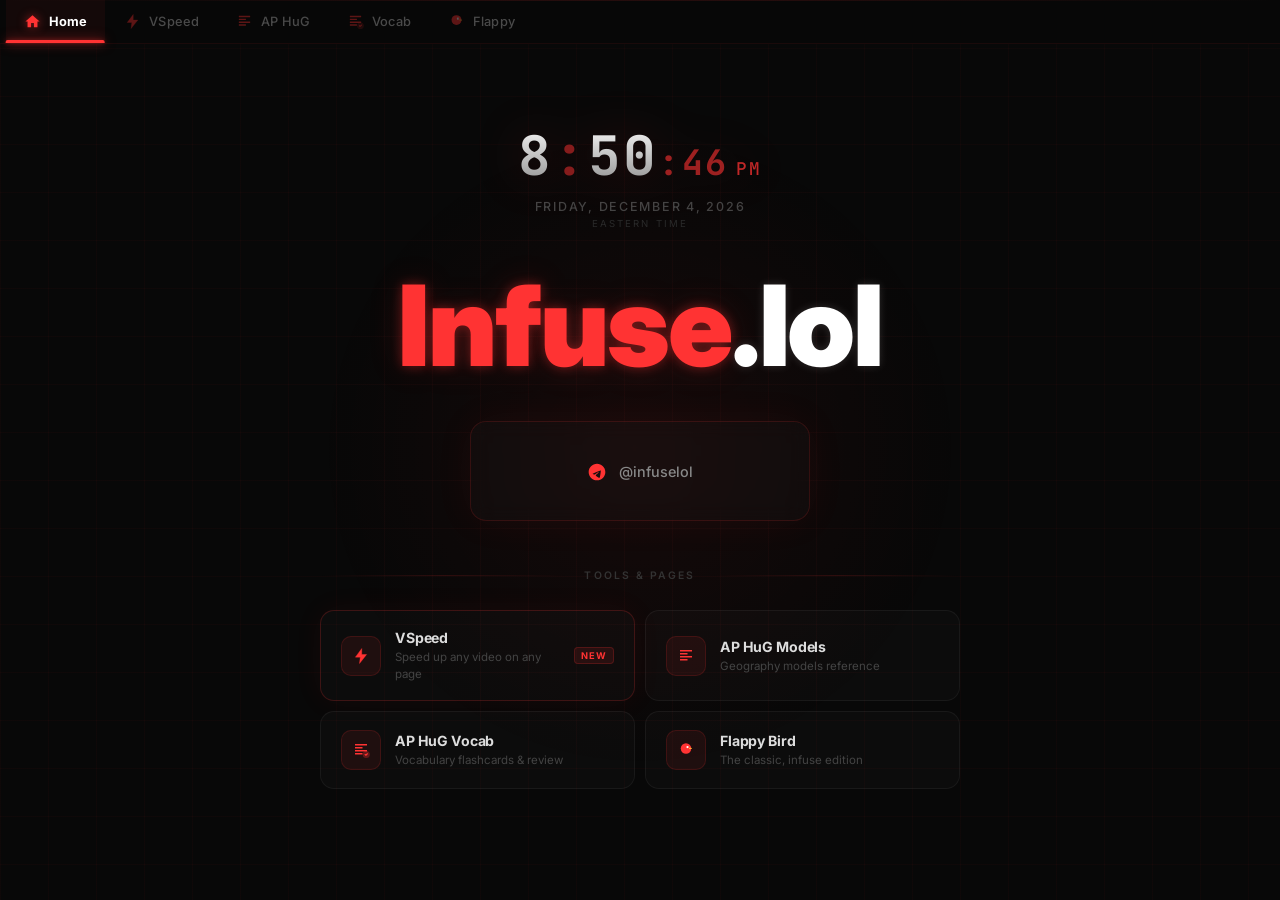
<file: index.html>
<!DOCTYPE html>
<html lang="en">
<head>
<meta charset="UTF-8">
<meta name="viewport" content="width=device-width, initial-scale=1.0, maximum-scale=1.0, user-scalable=no">
<title>Infuse.lol</title>
<link rel="icon" type="image/x-icon" href="/favicon.ico">
<link href="https://fonts.googleapis.com/css2?family=Inter:wght@400;500;600;700;900&family=JetBrains+Mono:wght@400;700&display=swap" rel="stylesheet">
<link rel="stylesheet" href="shared.css">
<style>
  :root {
    --red: #ff3333;
    --red-glow: rgba(255,51,51,0.4);
    --red-dim: rgba(255,51,51,0.15);
    --red-subtle: rgba(255,51,51,0.06);
    --surface: rgba(255,255,255,0.02);
    --border: rgba(255,51,51,0.15);
    --text-muted: #444;
    --text-dim: #2a2a2a;
  }

  /* ── Layout ── */
  .page-content {
    flex-direction: column;
    align-items: center;
    justify-content: center;
    gap: 0;
    padding-bottom: 60px;
  }

  /* ── Background grid ── */
  body::before {
    content: '';
    position: fixed;
    inset: 0;
    background-image:
      linear-gradient(rgba(255,51,51,0.03) 1px, transparent 1px),
      linear-gradient(90deg, rgba(255,51,51,0.03) 1px, transparent 1px);
    background-size: 48px 48px;
    pointer-events: none;
    z-index: 0;
  }
  body::after {
    content: '';
    position: fixed;
    top: 50%; left: 50%;
    transform: translate(-50%, -50%);
    width: 700px; height: 700px;
    background: radial-gradient(circle, rgba(255,51,51,0.06) 0%, transparent 65%);
    pointer-events: none;
    z-index: 0;
  }
  .page-content, nav { position: relative; z-index: 1; }

  /* ── Clock ── */
  .clock-wrapper {
    margin-bottom: 2.5rem;
    display: flex;
    flex-direction: column;
    align-items: center;
    animation: fadeUp 0.5s 0.1s cubic-bezier(0.22,1,0.36,1) both;
  }
  .clock-time {
    font-family: 'JetBrains Mono', monospace;
    font-size: 3.4rem;
    font-weight: 700;
    color: #fff;
    letter-spacing: 0.04em;
    background: linear-gradient(180deg, #fff 0%, #888 100%);
    -webkit-background-clip: text;
    -webkit-text-fill-color: transparent;
    filter: drop-shadow(0 0 24px rgba(255,51,51,0.2));
  }
  .clock-colon { color: var(--red); -webkit-text-fill-color: var(--red); opacity: .5; }
  .clock-seconds { -webkit-text-fill-color: var(--red); font-size: 2.2rem; opacity: .6; }
  .clock-ampm { -webkit-text-fill-color: var(--red); font-size: 1.1rem; margin-left: .5rem; font-weight: 500; opacity: .75; }
  .clock-date {
    font-size: .78rem; color: var(--text-muted);
    margin-top: .5rem; font-weight: 500;
    letter-spacing: .14em; text-transform: uppercase;
  }
  .clock-tz {
    font-size: .6rem; color: var(--text-dim);
    margin-top: .2rem; letter-spacing: .22em; text-transform: uppercase;
  }

  /* ── Logo ── */
  .logo-wrap {
    margin-bottom: 2.5rem;
    animation: fadeUp 0.5s 0.2s cubic-bezier(0.22,1,0.36,1) both;
  }
  .logo {
    font-size: 7rem; font-weight: 900;
    letter-spacing: -0.02em; line-height: 1;
  }
  .infuse {
    color: var(--red);
    text-shadow: 0 0 12px var(--red-glow), 0 0 35px var(--red-dim);
    transition: all .3s; cursor: pointer; display: inline-block;
  }
  .infuse:hover { transform: translateY(-8px) scale(1.06); text-shadow: 0 0 22px rgba(255,51,51,0.7), 0 0 50px rgba(255,51,51,0.3); }
  .lol {
    color: #fff;
    text-shadow: 0 0 10px rgba(255,255,255,0.15);
    transition: all .3s; cursor: pointer; display: inline-block;
  }
  .lol:hover { transform: translateY(-8px) scale(1.06); }

  /* ── Socials box ── */
  .socials-box {
    background: var(--surface);
    border: 1.5px solid var(--border);
    border-radius: 16px;
    width: 340px; height: 100px;
    overflow: hidden;
    box-shadow: 0 0 40px var(--red-subtle);
    backdrop-filter: blur(10px);
    scrollbar-width: none;
    animation: fadeUp 0.5s 0.3s cubic-bezier(0.22,1,0.36,1) both;
  }
  .socials-box::-webkit-scrollbar { display: none; }
  .socials-scroll {
    display: flex; flex-direction: column;
    animation: scrollUp 10s linear infinite;
    pointer-events: none;
  }
  .socials-scroll.paused { animation-play-state: paused; }
  .social-item {
    pointer-events: auto;
    display: flex; align-items: center; justify-content: center;
    gap: .75rem; padding: 1.6rem 2rem; min-height: 100px;
    transition: all .25s; cursor: pointer;
  }
  .social-item:hover { background: rgba(255,51,51,0.07); }
  .social-icon { width: 20px; height: 20px; flex-shrink: 0; }
  .social-text { color: #888; font-size: .9rem; font-weight: 500; }
  @keyframes scrollUp { 0% { transform: translateY(0); } 100% { transform: translateY(-300px); } }

  /* ── Section divider ── */
  .section-divider {
    display: flex; align-items: center; gap: 16px;
    width: 100%; max-width: 640px;
    margin: 3rem 0 1.8rem;
    animation: fadeUp 0.5s 0.4s cubic-bezier(0.22,1,0.36,1) both;
  }
  .section-divider::before, .section-divider::after {
    content: ''; flex: 1; height: 1px;
    background: linear-gradient(90deg, transparent, rgba(255,51,51,0.15), transparent);
  }
  .section-label {
    font-size: .65rem; font-weight: 600;
    letter-spacing: .2em; text-transform: uppercase;
    color: #333;
  }

  /* ── Tools grid ── */
  .tools-grid {
    display: grid;
    grid-template-columns: repeat(2, 1fr);
    gap: 10px;
    width: 100%; max-width: 640px;
    animation: fadeUp 0.5s 0.45s cubic-bezier(0.22,1,0.36,1) both;
  }
  .tool-card {
    background: var(--surface);
    border: 1.5px solid rgba(255,255,255,0.05);
    border-radius: 14px;
    padding: 18px 20px;
    cursor: pointer;
    text-decoration: none;
    display: flex; align-items: center; gap: 14px;
    transition: all .25s;
    position: relative;
    overflow: hidden;
  }
  .tool-card::before {
    content: '';
    position: absolute;
    inset: 0;
    background: linear-gradient(135deg, rgba(255,51,51,0.06), transparent 60%);
    opacity: 0;
    transition: opacity .25s;
  }
  .tool-card:hover {
    border-color: rgba(255,51,51,0.25);
    transform: translateY(-2px);
    box-shadow: 0 8px 32px rgba(0,0,0,0.4), 0 0 20px rgba(255,51,51,0.06);
  }
  .tool-card:hover::before { opacity: 1; }
  .tool-card.featured {
    border-color: rgba(255,51,51,0.2);
    box-shadow: 0 0 30px rgba(255,51,51,0.06);
  }
  .tool-icon {
    width: 40px; height: 40px; flex-shrink: 0;
    background: rgba(255,51,51,0.08);
    border: 1px solid rgba(255,51,51,0.15);
    border-radius: 10px;
    display: flex; align-items: center; justify-content: center;
  }
  .tool-icon svg { width: 18px; height: 18px; }
  .tool-info { flex: 1; min-width: 0; }
  .tool-name {
    font-size: .88rem; font-weight: 700;
    color: #ddd; letter-spacing: -.01em;
    margin-bottom: 3px;
  }
  .tool-desc { font-size: .72rem; color: #444; line-height: 1.4; }
  .tool-badge {
    font-size: .58rem; font-weight: 700;
    letter-spacing: .12em; text-transform: uppercase;
    color: var(--red); background: rgba(255,51,51,0.1);
    border: 1px solid rgba(255,51,51,0.2);
    border-radius: 4px; padding: 2px 6px;
    flex-shrink: 0;
  }

  /* ── Copy notification ── */
  .copy-notification {
    position: fixed; bottom: 24px; left: 50%;
    transform: translateX(-50%) translateY(16px);
    background: rgba(10,10,10,0.95);
    border: 1.5px solid rgba(255,51,51,0.25);
    border-radius: 10px;
    padding: 10px 20px;
    font-size: .8rem; font-weight: 600;
    color: #fff; letter-spacing: .04em;
    opacity: 0; pointer-events: none;
    transition: all .25s;
    backdrop-filter: blur(12px);
    z-index: 9999;
  }
  .copy-notification.show {
    opacity: 1; transform: translateX(-50%) translateY(0);
  }

  /* ── Animations ── */
  @keyframes fadeUp {
    from { opacity: 0; transform: translateY(18px); }
    to   { opacity: 1; transform: translateY(0); }
  }

  /* ── Responsive ── */
  @media (max-width: 680px) {
    .tools-grid { max-width: 100%; padding: 0 16px; }
    .section-divider { max-width: 100%; padding: 0 16px; }
  }
  @media (max-width: 500px) {
    .logo { font-size: 3.8rem; }
    .clock-time { font-size: 2.2rem; }
    .clock-seconds { font-size: 1.4rem; }
    .clock-ampm { font-size: .9rem; }
    .socials-box { width: 92vw; }
    .tools-grid { grid-template-columns: 1fr; }
  }
  @media (max-width: 380px) {
    .logo { font-size: 3rem; }
    .clock-time { font-size: 1.8rem; }
  }
</style>
</head>
<body>

<nav class="tab-bar">
  <a class="tab active" href="/">
    <svg class="tab-icon" viewBox="0 0 24 24" fill="none"><path d="M10 20v-6h4v6h5v-8h3L12 3 2 12h3v8z" fill="#ff3333"/></svg>
    <span class="tab-title">Home</span>
  </a>
  <a class="tab" href="/vspeed">
    <svg class="tab-icon" viewBox="0 0 24 24" fill="none"><path d="M13 2L4.5 13.5H11L10 22L19.5 10H13L13 2Z" fill="#ff3333" stroke="#ff3333" stroke-width="0.5" stroke-linejoin="round"/></svg>
    <span class="tab-title">VSpeed</span>
  </a>
  <a class="tab" href="/aphug">
    <svg class="tab-icon" viewBox="0 0 24 24" fill="none"><path d="M4 4h16v2H4V4zm0 4h10v2H4V8zm0 4h16v2H4v-2zm0 4h10v2H4v-2z" fill="#ff3333"/></svg>
    <span class="tab-title">AP HuG</span>
  </a>
  <a class="tab" href="/vocab3">
    <svg class="tab-icon" viewBox="0 0 24 24" fill="none"><path d="M4 4h16v2H4V4zm0 4h10v2H4V8zm0 4h16v2H4v-2zm0 4h10v2H4v-2z" fill="#ff3333"/><circle cx="19" cy="18" r="4" fill="#ff3333" opacity=".3" stroke="#ff3333" stroke-width="1.5"/><path d="M17.5 18l1 1 2-2" stroke="#ff3333" stroke-width="1.5" stroke-linecap="round" stroke-linejoin="round"/></svg>
    <span class="tab-title">Vocab</span>
  </a>
  <a class="tab" href="/flappy">
    <svg class="tab-icon" viewBox="0 0 24 24" fill="none"><circle cx="12" cy="10" r="7" fill="#ff3333"/><circle cx="14" cy="8" r="1.5" fill="#fff"/><circle cx="14.3" cy="8.2" r=".6" fill="#000"/><path d="M16 10.5h4l-1-1.5h-3z" fill="#ffaa33"/></svg>
    <span class="tab-title">Flappy</span>
  </a>
</nav>

<div class="page-content" style="flex-direction:column;align-items:center;justify-content:center;">

  <!-- Clock -->
  <div class="clock-wrapper">
    <div class="clock-time" id="clockTime"></div>
    <div class="clock-date" id="clockDate"></div>
    <div class="clock-tz">Eastern Time</div>
  </div>

  <!-- Logo -->
  <div class="logo-wrap">
    <h1 class="logo"><span class="infuse">Infuse</span><span class="lol">.lol</span></h1>
  </div>

  <!-- Socials -->
  <div class="socials-box" id="socialsBox">
    <div class="socials-scroll" id="socialsScroll">
      <div class="social-item">
        <svg class="social-icon" viewBox="0 0 24 24" fill="none"><path d="M12 2C6.48 2 2 6.48 2 12s4.48 10 10 10 10-4.48 10-10S17.52 2 12 2zm4.64 7.8c-.15 2.58-.8 6.42-1.13 8.19-.14.75-.42 1-.68 1.02-.58.05-1.02-.39-1.58-.77-.88-.59-1.38-.97-2.23-1.55-.99-.68-.35-1.07.22-1.66.15-.15 2.79-2.53 2.84-2.76.01-.03.01-.14-.05-.19-.06-.05-.14-.03-.2-.02-.08.02-1.36.9-3.86 2.66-.35.25-.67.37-.95.36-.31-.01-.9-.18-1.35-.33-.55-.18-.98-.28-.95-.58.02-.16.25-.32.69-.49 2.69-1.15 4.52-1.91 5.6-2.28 2.55-1.04 3.07-1.23 3.42-1.23.07 0 .24.02.35.11.09.07.12.17.13.25z" fill="#ff3333"/></svg>
        <span class="social-text">@infuselol</span>
      </div>
      <div class="social-item">
        <svg class="social-icon" viewBox="0 0 24 24" fill="none"><path d="M20.317 4.37a19.791 19.791 0 0 0-4.885-1.515.074.074 0 0 0-.079.037c-.21.375-.444.864-.608 1.25a18.27 18.27 0 0 0-5.487 0 12.64 12.64 0 0 0-.617-1.25.077.077 0 0 0-.079-.037A19.736 19.736 0 0 0 3.677 4.37a.07.07 0 0 0-.032.027C.533 9.046-.32 13.58.099 18.057a.082.082 0 0 0 .031.057 19.9 19.9 0 0 0 5.993 3.03.078.078 0 0 0 .084-.028c.462-.63.874-1.295 1.226-1.994a.076.076 0 0 0-.041-.106 13.107 13.107 0 0 1-1.872-.892.077.077 0 0 1-.008-.128c.126-.094.252-.192.372-.292a.074.074 0 0 1 .077-.01c3.928 1.793 8.18 1.793 12.062 0a.074.074 0 0 1 .078.01c.12.098.246.198.373.292a.077.077 0 0 1-.006.127 12.299 12.299 0 0 1-1.873.892.077.077 0 0 0-.041.107c.36.698.772 1.362 1.225 1.993a.076.076 0 0 0 .084.028 19.839 19.839 0 0 0 6.002-3.03.077.077 0 0 0 .032-.054c.5-5.177-.838-9.674-3.549-13.66a.061.061 0 0 0-.031-.03z" fill="#ff3333"/></svg>
        <span class="social-text">@infuselol</span>
      </div>
      <div class="social-item">
        <svg class="social-icon" viewBox="0 0 24 24" fill="none"><path d="M20 4H4C2.9 4 2 4.9 2 6v12c0 1.1.9 2 2 2h16c1.1 0 2-.9 2-2V6c0-1.1-.9-2-2-2zm0 4l-8 5-8-5V6l8 5 8-5v2z" fill="#ff3333"/></svg>
        <span class="social-text">infuse@infuse.lol</span>
      </div>
    </div>
  </div>

  <!-- Tools section -->
  <div class="section-divider">
    <span class="section-label">Tools &amp; Pages</span>
  </div>

  <div class="tools-grid">

    <a class="tool-card featured" href="/vspeed">
      <div class="tool-icon">
        <svg viewBox="0 0 24 24" fill="none"><path d="M13 2L4.5 13.5H11L10 22L19.5 10H13L13 2Z" fill="#ff3333" stroke="#ff3333" stroke-width="0.5" stroke-linejoin="round"/></svg>
      </div>
      <div class="tool-info">
        <div class="tool-name">VSpeed</div>
        <div class="tool-desc">Speed up any video on any page</div>
      </div>
      <div class="tool-badge">New</div>
    </a>



    <a class="tool-card" href="/aphug">
      <div class="tool-icon">
        <svg viewBox="0 0 24 24" fill="none"><path d="M4 4h16v2H4V4zm0 4h10v2H4V8zm0 4h16v2H4v-2zm0 4h10v2H4v-2z" fill="#ff3333"/></svg>
      </div>
      <div class="tool-info">
        <div class="tool-name">AP HuG Models</div>
        <div class="tool-desc">Geography models reference</div>
      </div>
    </a>

    <a class="tool-card" href="/vocab3">
      <div class="tool-icon">
        <svg viewBox="0 0 24 24" fill="none"><path d="M4 4h16v2H4V4zm0 4h10v2H4V8zm0 4h16v2H4v-2zm0 4h10v2H4v-2z" fill="#ff3333"/><circle cx="19" cy="18" r="4" fill="#ff3333" opacity=".3" stroke="#ff3333" stroke-width="1.5"/><path d="M17.5 18l1 1 2-2" stroke="#ff3333" stroke-width="1.5" stroke-linecap="round" stroke-linejoin="round"/></svg>
      </div>
      <div class="tool-info">
        <div class="tool-name">AP HuG Vocab</div>
        <div class="tool-desc">Vocabulary flashcards &amp; review</div>
      </div>
    </a>

    <a class="tool-card" href="/flappy">
      <div class="tool-icon">
        <svg viewBox="0 0 24 24" fill="none"><circle cx="12" cy="10" r="7" fill="#ff3333"/><circle cx="14" cy="8" r="1.5" fill="#fff"/><path d="M16 10.5h4l-1-1.5h-3z" fill="#ffaa33"/></svg>
      </div>
      <div class="tool-info">
        <div class="tool-name">Flappy Bird</div>
        <div class="tool-desc">The classic, infuse edition</div>
      </div>
    </a>



  </div>

</div>

<div class="copy-notification" id="copyNotification">Copied!</div>

<script>
// ── Clock ──
function updateClock() {
  const now = new Date(new Date().toLocaleString('en-US', { timeZone: 'America/New_York' }));
  let h = now.getHours(), m = now.getMinutes(), s = now.getSeconds();
  const ampm = h >= 12 ? 'PM' : 'AM';
  h = h % 12 || 12;
  document.getElementById('clockTime').innerHTML =
    `${h}<span class="clock-colon">:</span>${String(m).padStart(2,'0')}<span class="clock-seconds">:${String(s).padStart(2,'0')}</span><span class="clock-ampm">${ampm}</span>`;
  const days = ['Sunday','Monday','Tuesday','Wednesday','Thursday','Friday','Saturday'];
  const months = ['January','February','March','April','May','June','July','August','September','October','November','December'];
  document.getElementById('clockDate').textContent =
    `${days[now.getDay()]}, ${months[now.getMonth()]} ${now.getDate()}, ${now.getFullYear()}`;
}
updateClock();
setInterval(updateClock, 1000);

// ── Socials scroll + copy ──
const scroll = document.getElementById('socialsScroll');
document.querySelectorAll('.social-item').forEach(item => scroll.appendChild(item.cloneNode(true)));

const box = document.getElementById('socialsBox');
box.addEventListener('mouseenter', () => scroll.classList.add('paused'));
box.addEventListener('mouseleave', () => scroll.classList.remove('paused'));

function showCopyNote() {
  const n = document.getElementById('copyNotification');
  n.classList.add('show');
  setTimeout(() => n.classList.remove('show'), 2000);
}

function copyText(text) {
  if (navigator.clipboard && navigator.clipboard.writeText) {
    navigator.clipboard.writeText(text).then(showCopyNote);
  } else {
    const ta = document.createElement('textarea');
    ta.value = text;
    ta.style.cssText = 'position:fixed;left:-9999px';
    document.body.appendChild(ta);
    ta.select();
    try { document.execCommand('copy'); showCopyNote(); } catch(e) {}
    document.body.removeChild(ta);
  }
}

document.querySelectorAll('.social-item').forEach(item => {
  item.addEventListener('pointerdown', e => {
    e.preventDefault(); e.stopPropagation();
    copyText(item.querySelector('.social-text').textContent);
  });
});
</script>
</body>
</html>
</file>
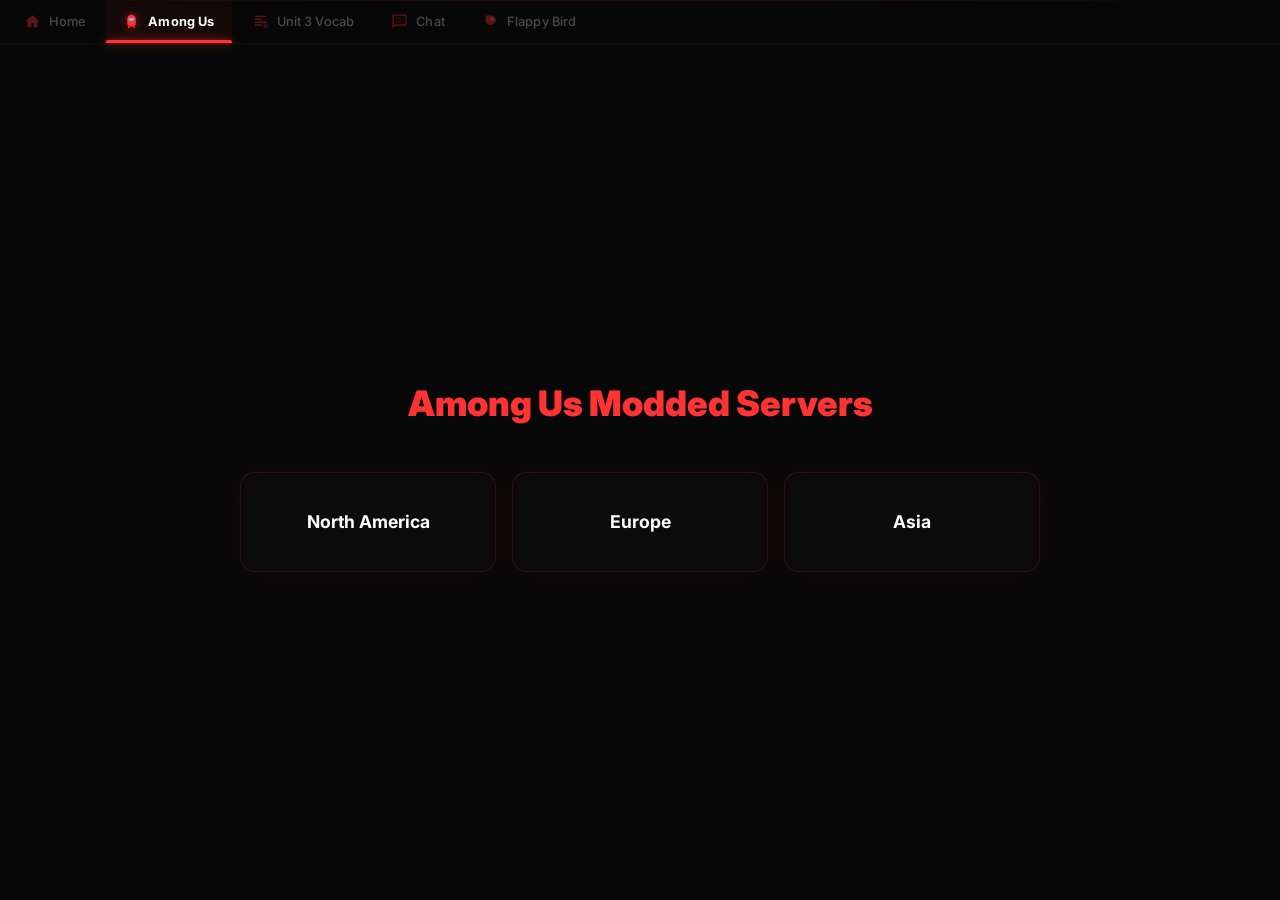
<file: amongus.html>
<!DOCTYPE html>
<html lang="en">
<head>
<meta charset="UTF-8">
<meta name="viewport" content="width=device-width, initial-scale=1.0, maximum-scale=1.0, user-scalable=no">
<title>Among Us — Infuse.lol</title>
<link rel="icon" type="image/x-icon" href="/favicon.ico">
<link href="https://fonts.googleapis.com/css2?family=Inter:wght@400;500;600;700;900&family=JetBrains+Mono:wght@400;700&display=swap" rel="stylesheet">
<link rel="stylesheet" href="shared.css">
<style>
.page-content{align-items:flex-start;padding-top:3rem;}
.amongus-container{display:grid;grid-template-columns:repeat(auto-fit,minmax(240px,1fr));gap:1rem;margin-top:1rem;width:100%;max-width:800px;justify-items:center;}
.amongus-box{background:rgba(255,255,255,.02);border:1.5px solid rgba(255,51,51,.15);border-radius:14px;width:100%;max-width:300px;height:100px;display:flex;align-items:center;justify-content:center;box-shadow:0 0 30px rgba(255,51,51,.06);backdrop-filter:blur(10px);text-decoration:none;transition:all .3s;cursor:pointer;}
.amongus-box:hover{background:rgba(255,51,51,.1);transform:translateY(-4px);box-shadow:0 8px 40px rgba(255,51,51,.2);border-color:rgba(255,51,51,.4);}
.amongus-text{color:#fff;font-size:1.1rem;font-weight:700;}
@media(max-width:768px){.amongus-container{grid-template-columns:1fr;gap:.8rem;}.amongus-box{max-width:100%;height:80px;}}
</style>
</head>
<body>
<nav class="tab-bar">
  <a class="tab" href="/"><svg class="tab-icon" viewBox="0 0 24 24" fill="none"><path d="M10 20v-6h4v6h5v-8h3L12 3 2 12h3v8z" fill="#ff3333"/></svg><span class="tab-title">Home</span></a>
  <a class="tab active" href="/amongus"><svg class="tab-icon" viewBox="0 0 24 24" fill="none"><path d="M12 2C8 2 6 5 6 9v6c0 1 .5 2.5 2 3l-1 3h2l1-2h4l1 2h2l-1-3c1.5-.5 2-2 2-3V9c0-4-2-7-6-7z" fill="#ff3333"/><rect x="8" y="7" width="8" height="4" rx="2" fill="#66ccff" opacity=".85"/><circle cx="9" cy="19" r="1.2" fill="#cc2222"/><circle cx="15" cy="19" r="1.2" fill="#cc2222"/></svg><span class="tab-title">Among Us</span></a>
  <a class="tab" href="/vocab3"><svg class="tab-icon" viewBox="0 0 24 24" fill="none"><path d="M4 4h16v2H4V4zm0 4h10v2H4V8zm0 4h16v2H4v-2zm0 4h10v2H4v-2z" fill="#ff3333"/><circle cx="19" cy="18" r="4" fill="#ff3333" opacity=".3" stroke="#ff3333" stroke-width="1.5"/><path d="M17.5 18l1 1 2-2" stroke="#ff3333" stroke-width="1.5" stroke-linecap="round" stroke-linejoin="round"/></svg><span class="tab-title">Unit 3 Vocab</span></a>
  <a class="tab" href="/chat"><svg class="tab-icon" viewBox="0 0 24 24" fill="none"><path d="M20 2H4c-1.1 0-2 .9-2 2v18l4-4h14c1.1 0 2-.9 2-2V4c0-1.1-.9-2-2-2zm0 14H6l-2 2V4h16v12z" fill="#ff3333"/><path d="M7 9h10v2H7V9zm0-3h10v2H7V6zm0 6h7v2H7v-2z" fill="#ff3333" opacity=".4"/></svg><span class="tab-title">Chat</span></a>
  <a class="tab" href="/flappy"><svg class="tab-icon" viewBox="0 0 24 24" fill="none"><circle cx="12" cy="10" r="7" fill="#ff3333"/><circle cx="14" cy="8" r="1.5" fill="#fff"/><circle cx="14.3" cy="8.2" r=".6" fill="#000"/><path d="M16 10.5h4l-1-1.5h-3z" fill="#ffaa33"/><path d="M6 7l-2-3 1-1 3 2z" fill="#ff3333" opacity=".7"/><path d="M8 5l-1-3 1.5-.5 1.5 3z" fill="#ff3333" opacity=".5"/></svg><span class="tab-title">Flappy Bird</span></a>
</nav>

<div class="page-content" style="flex-direction:column;align-items:center;">
  <h2 class="page-subtitle">Among Us Modded Servers</h2>
  <div class="amongus-container">
    <a href="amongus://init?servername=Niko233(NA)&serverport=443&serverip=https%3A%2F%2Fau-us.niko233.top&usedtls=false" class="amongus-box"><span class="amongus-text">North America</span></a>
    <a href="amongus://init?servername=Niko233(EU)&serverport=443&serverip=https%3A%2F%2Fau-eu.niko233.top&usedtls=false" class="amongus-box"><span class="amongus-text">Europe</span></a>
    <a href="amongus://init?servername=Niko233(AS)&serverport=443&serverip=https%3A%2F%2Fau-as.niko233.top&usedtls=false" class="amongus-box"><span class="amongus-text">Asia</span></a>
  </div>
</div>
</body>
</html>
</file>
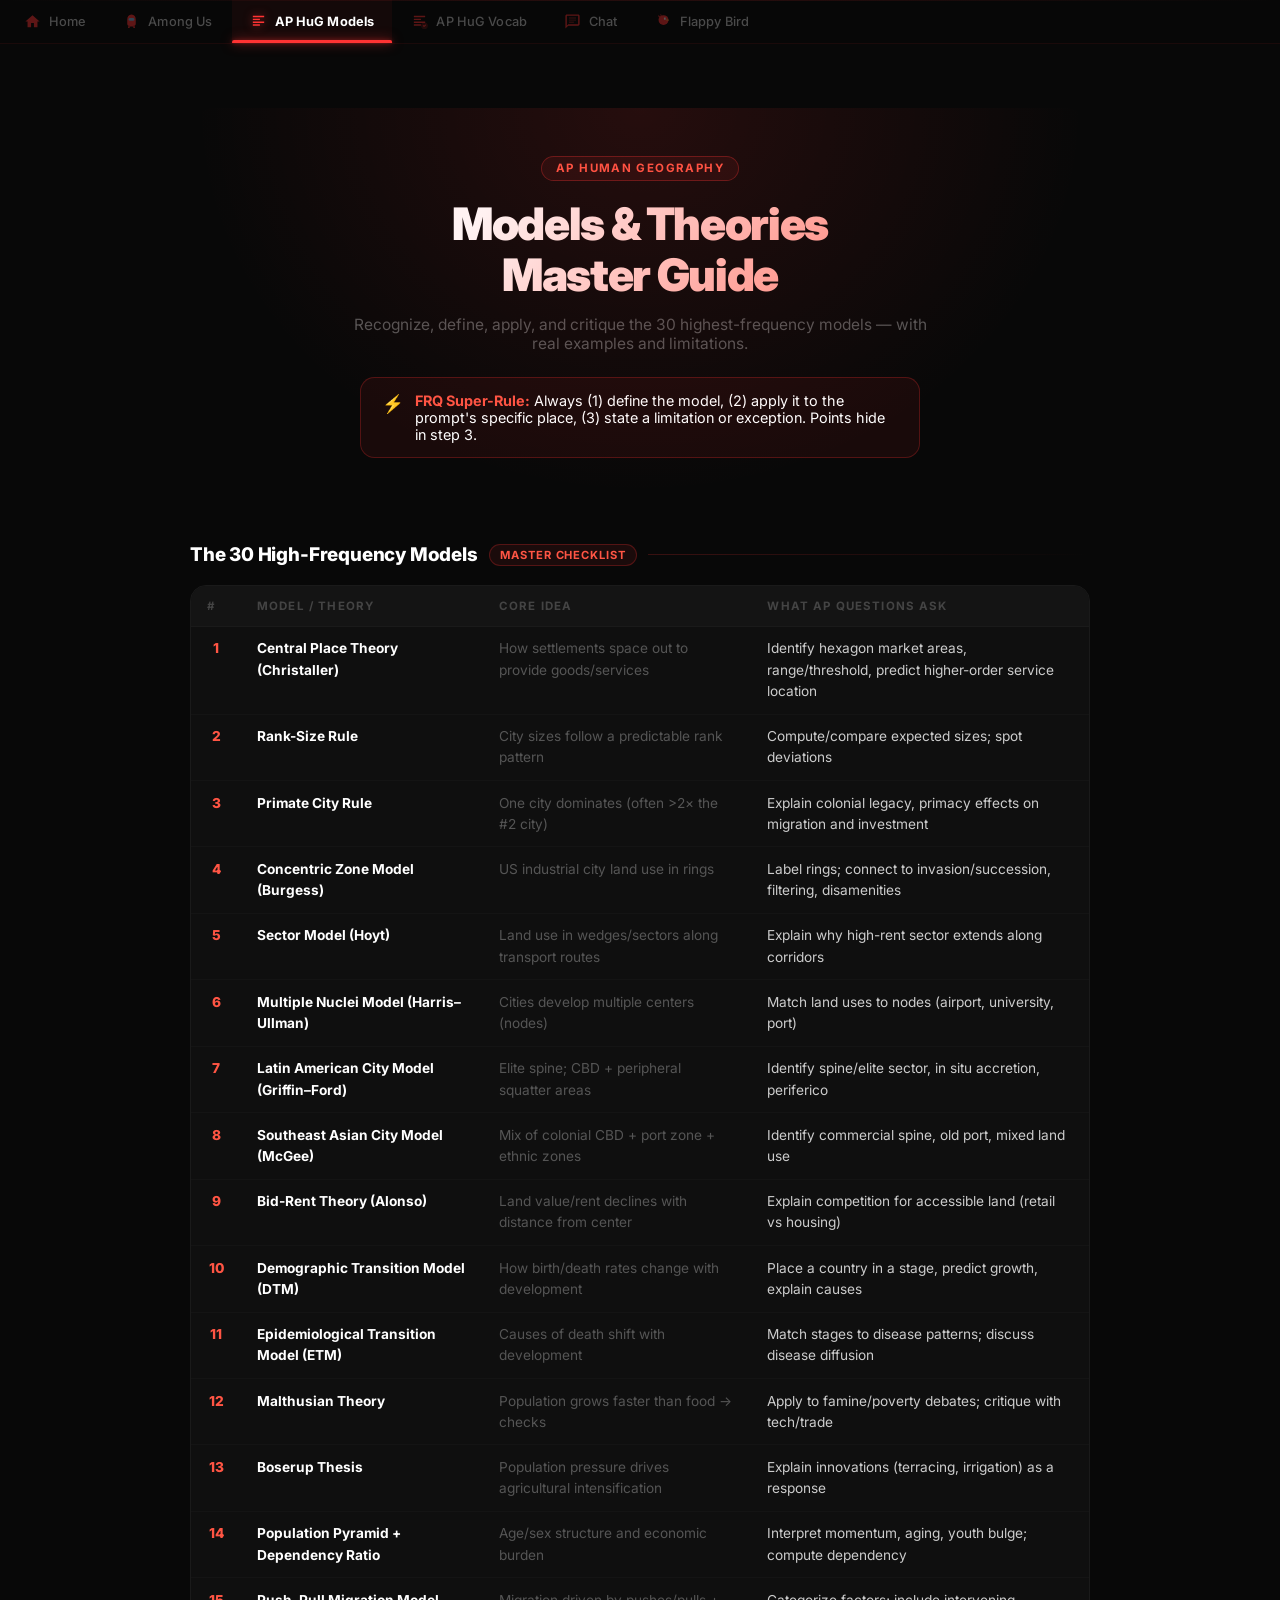
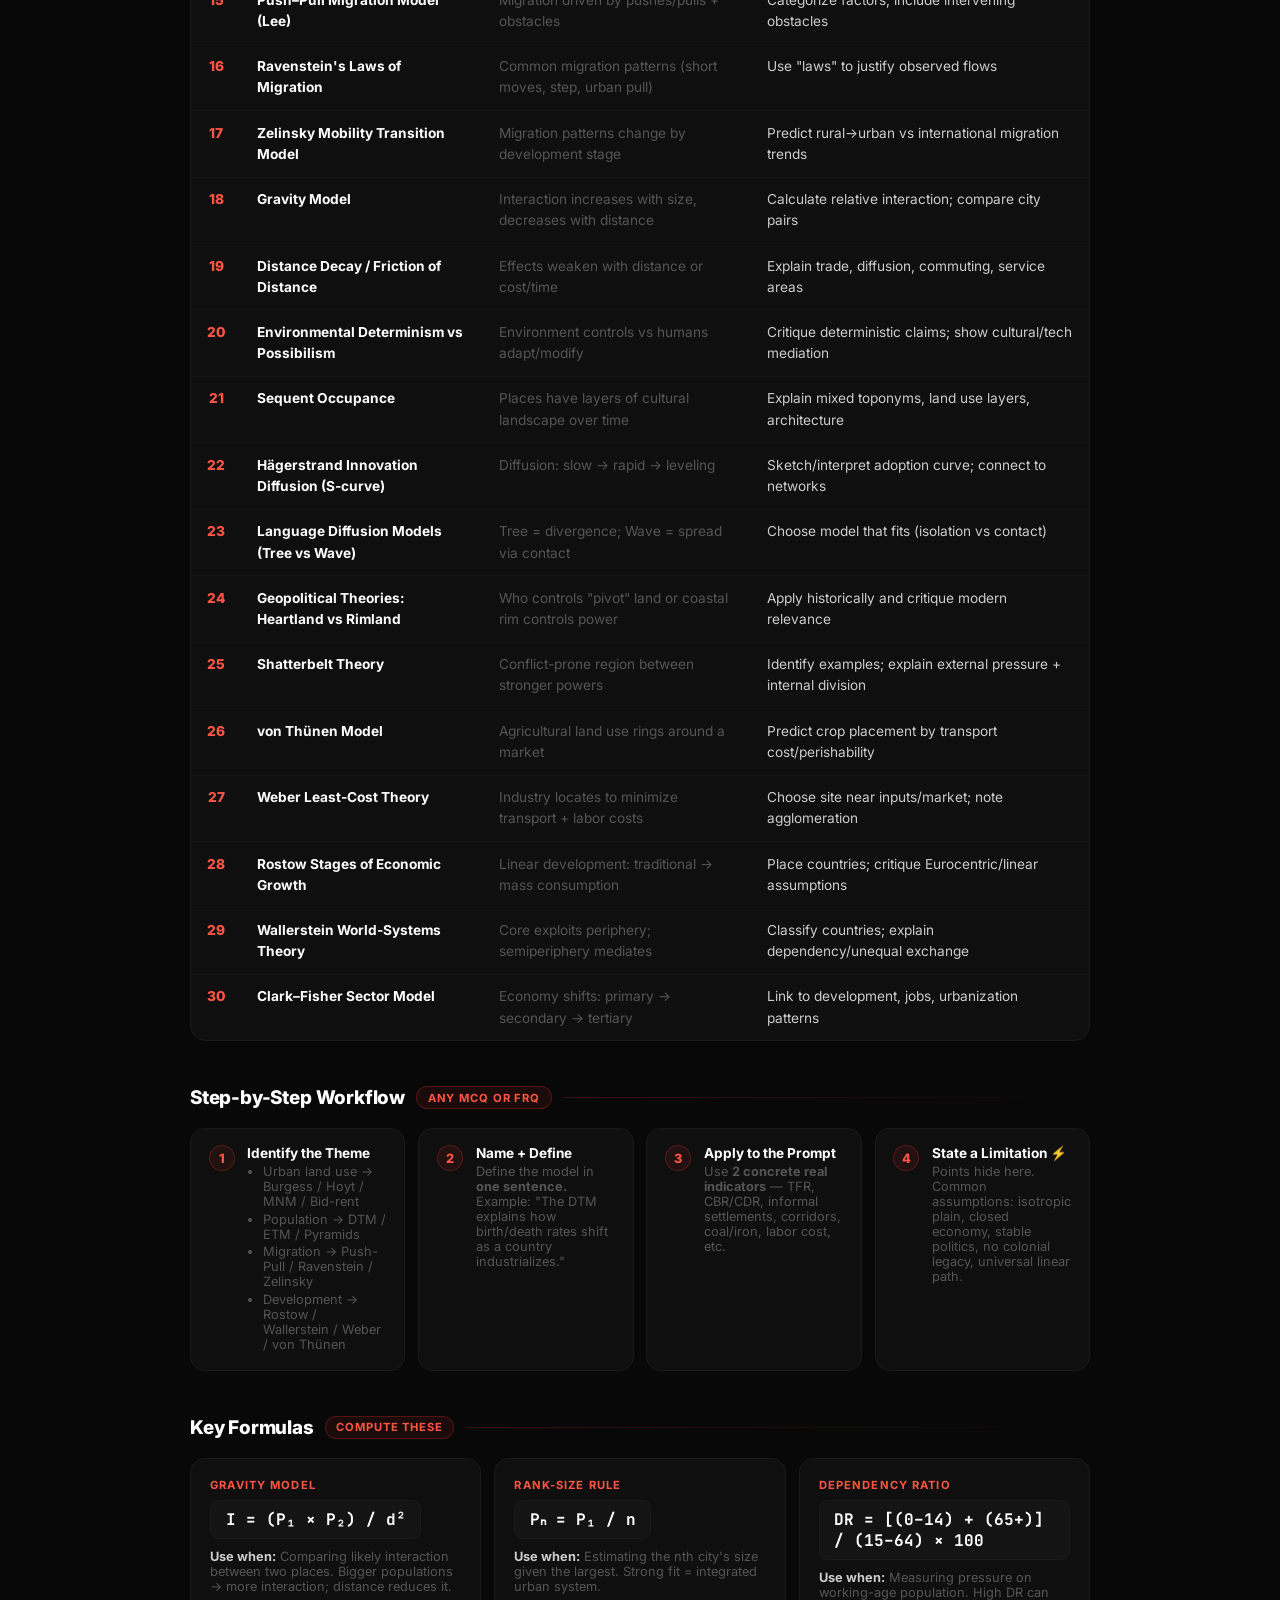
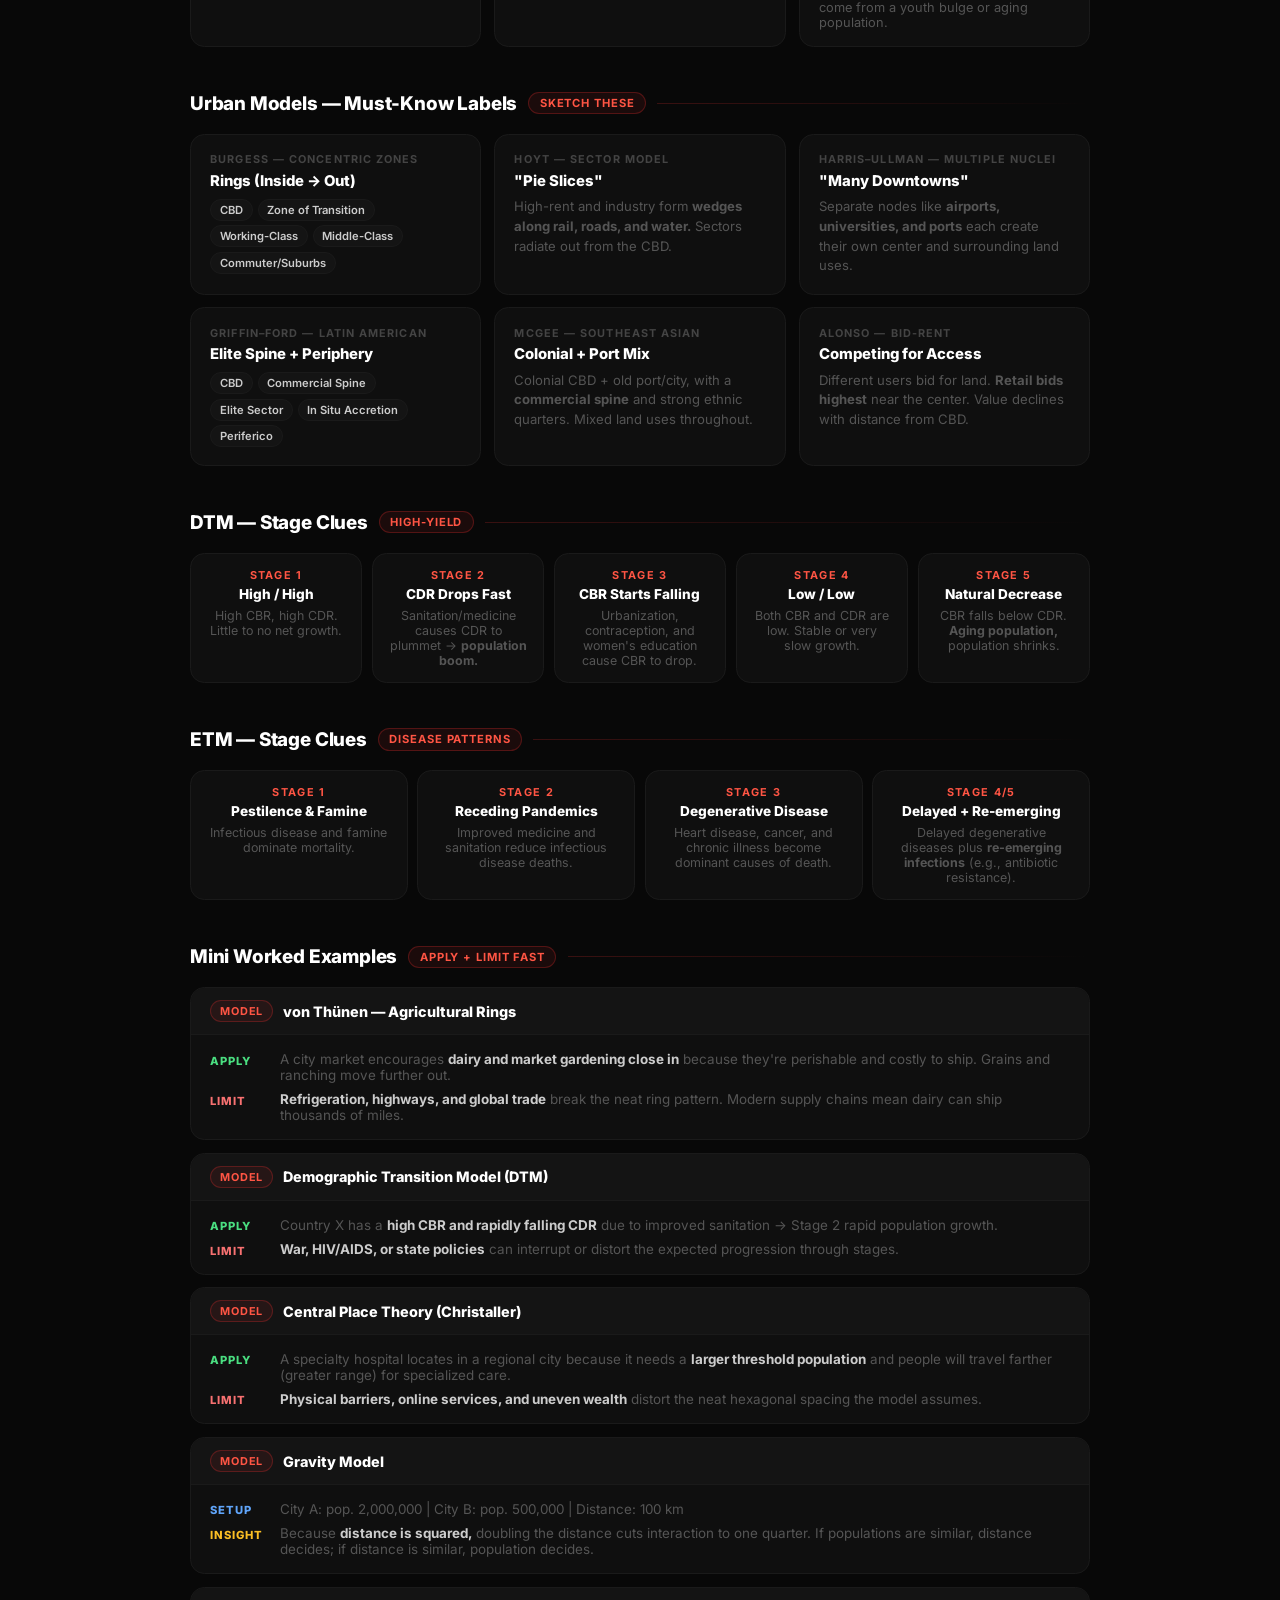
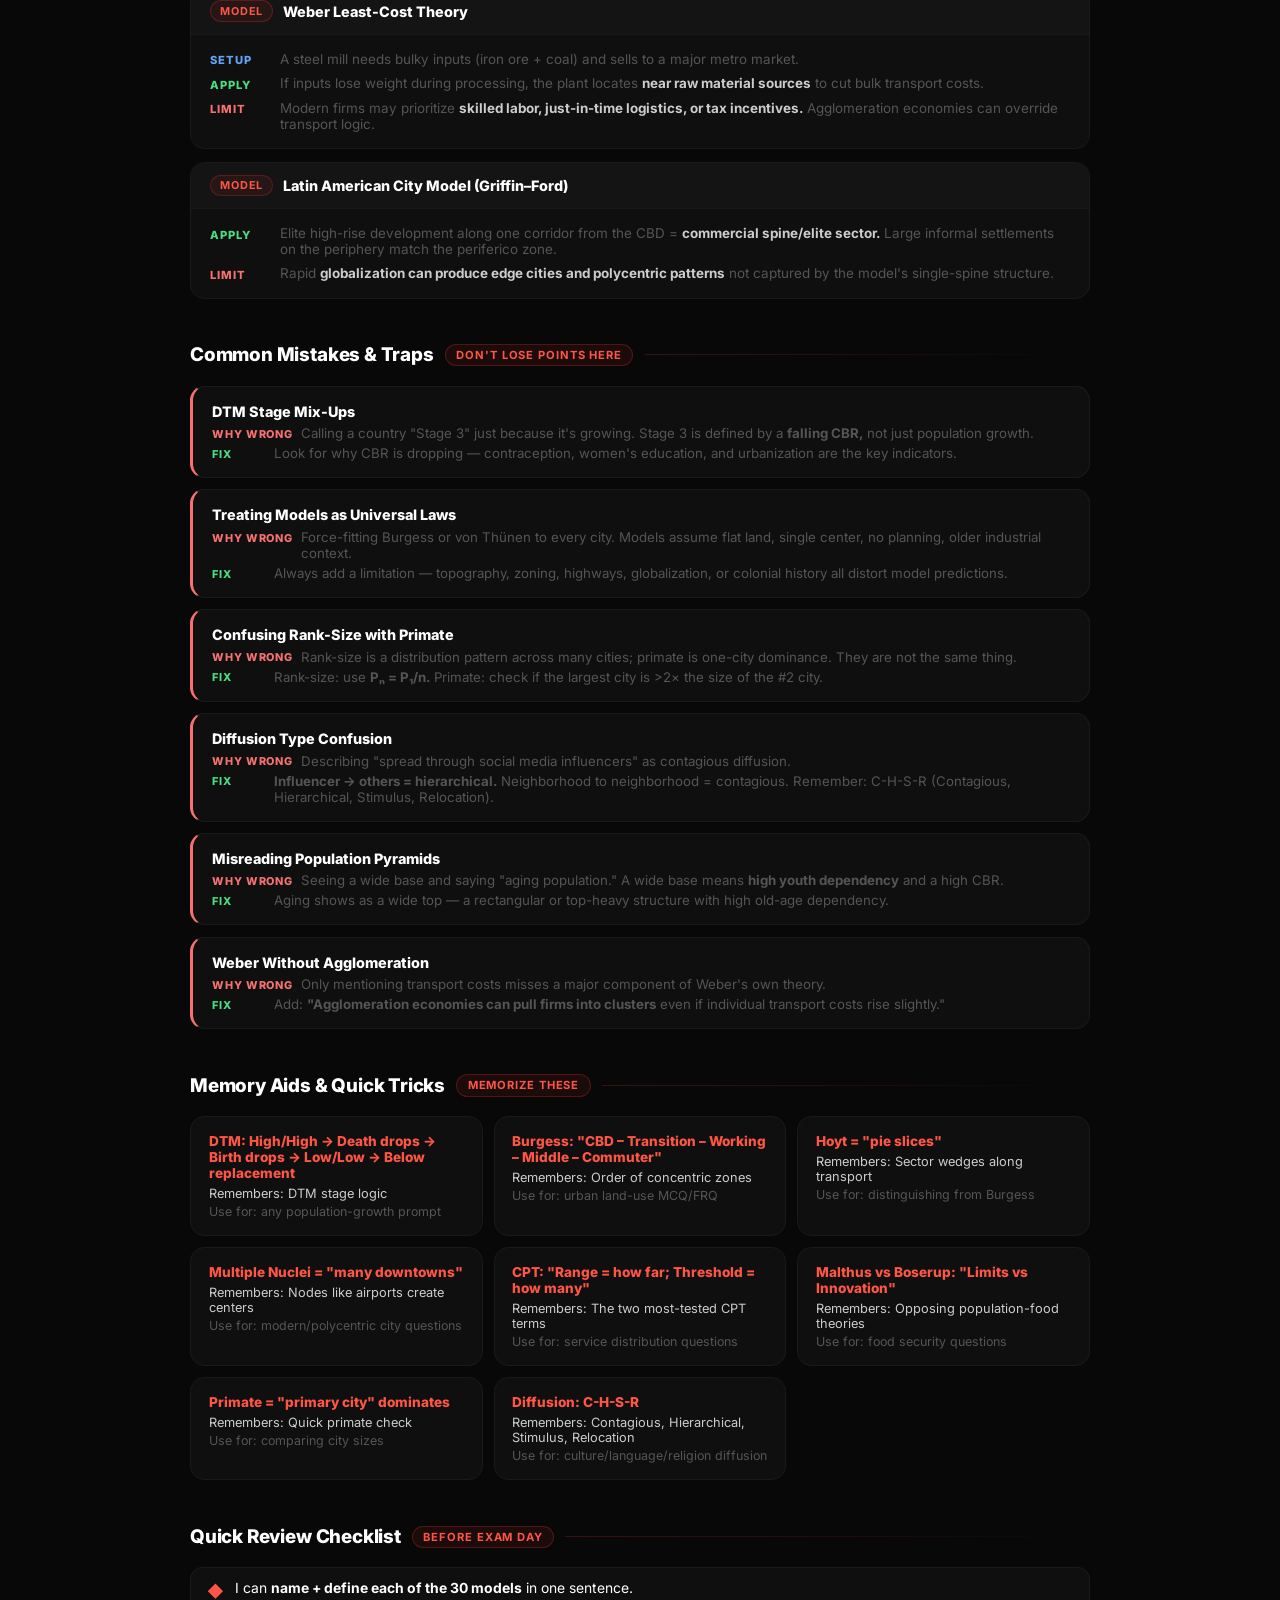
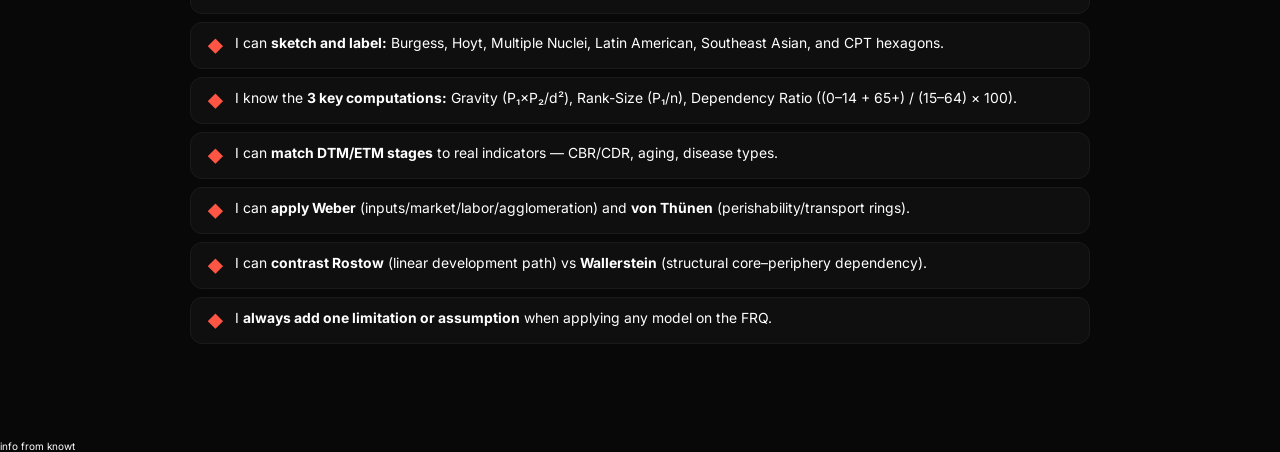
<file: aphug.html>
<!DOCTYPE html>
<html lang="en">
<head>
<meta charset="UTF-8">
<meta name="viewport" content="width=device-width, initial-scale=1.0, maximum-scale=1.0, user-scalable=no">
<title>AP HuG Models — Infuse.lol</title>
<link rel="icon" type="image/x-icon" href="/favicon.ico">
<link href="https://fonts.googleapis.com/css2?family=Inter:wght@400;500;600;700;800;900&family=JetBrains+Mono:wght@400;700&display=swap" rel="stylesheet">
<link rel="stylesheet" href="shared.css">
<style>
/* =============================================
   AP HUMAN GEOGRAPHY GUIDE
   ============================================= */
.aphug{max-width:900px;margin:0 auto;padding:2rem 0 4rem;width:100%;}

/* --- Hero --- */
.aphug-hero{text-align:center;padding:3rem 1rem 2.5rem;margin-bottom:2.5rem;position:relative;}
.aphug-hero::before{content:'';position:absolute;inset:0;background:radial-gradient(ellipse at 50% 0%,rgba(255,51,51,0.12) 0%,transparent 70%);pointer-events:none;border-radius:1.5rem;}
.aphug-tag{display:inline-block;background:rgba(255,51,51,0.08);border:1px solid rgba(255,51,51,0.3);color:#ff5544;font-size:.72rem;font-weight:700;letter-spacing:.12em;text-transform:uppercase;padding:.3rem .9rem;border-radius:999px;margin-bottom:1.1rem;}
.aphug-hero h1{font-size:clamp(1.8rem,5vw,2.8rem);font-weight:900;letter-spacing:-.03em;background:linear-gradient(135deg,#fff 30%,#ff5544 100%);-webkit-background-clip:text;-webkit-text-fill-color:transparent;background-clip:text;line-height:1.15;margin-bottom:.8rem;}
.aphug-hero p{color:#555;font-size:.97rem;max-width:580px;margin:0 auto 1.5rem;}
.aphug-frq-rule{display:inline-flex;align-items:flex-start;gap:.7rem;background:rgba(255,51,51,0.07);border:1px solid rgba(255,51,51,0.25);border-radius:.9rem;padding:.9rem 1.3rem;text-align:left;font-size:.9rem;max-width:560px;margin:0 auto;}
.aphug-frq-rule .icon{font-size:1.1rem;flex-shrink:0;margin-top:1px;}
.aphug-frq-rule strong{color:#ff5544;}

/* --- Section headers --- */
.aphug-section{display:flex;align-items:center;gap:.7rem;margin:2.8rem 0 1.2rem;}
.aphug-section h2{font-size:1.18rem;font-weight:800;letter-spacing:-.01em;color:#fff;white-space:nowrap;}
.aphug-pill{background:rgba(255,51,51,0.08);border:1px solid rgba(255,51,51,0.25);color:#ff5544;font-size:.7rem;font-weight:700;letter-spacing:.08em;text-transform:uppercase;padding:.2rem .65rem;border-radius:999px;white-space:nowrap;}
.aphug-line{flex:1;height:1px;background:linear-gradient(90deg,rgba(255,51,51,0.2),transparent);}

/* --- Table --- */
.aphug-table-wrap{overflow-x:auto;border-radius:1rem;border:1px solid #1a1a1a;background:#0f0f0f;}
.aphug-table-wrap table{width:100%;border-collapse:collapse;font-size:.855rem;}
.aphug-table-wrap thead{background:#141414;border-bottom:1px solid #1a1a1a;}
.aphug-table-wrap th{padding:.8rem 1rem;text-align:left;font-size:.72rem;font-weight:700;letter-spacing:.1em;text-transform:uppercase;color:#444;white-space:nowrap;}
.aphug-table-wrap td{padding:.72rem 1rem;vertical-align:top;border-bottom:1px solid #141414;line-height:1.55;}
.aphug-table-wrap tr:last-child td{border-bottom:none;}
.aphug-table-wrap tr:hover td{background:rgba(255,51,51,0.03);}
.aphug-table-wrap td:first-child{font-weight:800;color:#ff5544;width:36px;text-align:center;}
.aphug-table-wrap td:nth-child(2){font-weight:700;color:#fff;min-width:200px;}
.aphug-table-wrap td:nth-child(3){color:#555;min-width:200px;}
.aphug-table-wrap td:nth-child(4){color:#ccc;min-width:220px;}

/* --- Workflow --- */
.aphug-workflow{display:grid;grid-template-columns:repeat(auto-fit,minmax(200px,1fr));gap:.8rem;}
.aphug-step{background:#0f0f0f;border:1px solid #1a1a1a;border-radius:.9rem;padding:1rem 1.1rem;display:flex;gap:.8rem;align-items:flex-start;transition:border-color .2s;}
.aphug-step:hover{border-color:rgba(255,51,51,0.3);}
.aphug-step-num{background:rgba(255,51,51,0.08);border:1px solid rgba(255,51,51,0.25);color:#ff5544;font-weight:800;font-size:.8rem;width:26px;height:26px;border-radius:50%;display:flex;align-items:center;justify-content:center;flex-shrink:0;}
.aphug-step h4{font-size:.85rem;font-weight:700;color:#fff;margin-bottom:.2rem;}
.aphug-step p{font-size:.8rem;color:#555;}
.aphug-step ul{font-size:.8rem;color:#555;padding-left:1rem;}
.aphug-step li{margin-bottom:.15rem;}

/* --- Formulas --- */
.aphug-formulas{display:grid;grid-template-columns:repeat(auto-fit,minmax(240px,1fr));gap:.8rem;}
.aphug-formula{background:#0f0f0f;border:1px solid #1a1a1a;border-radius:.9rem;padding:1.2rem 1.2rem 1rem;transition:border-color .2s,box-shadow .2s;}
.aphug-formula:hover{border-color:rgba(255,51,51,0.3);box-shadow:0 0 18px rgba(255,51,51,0.06);}
.aphug-formula-name{font-size:.7rem;font-weight:700;letter-spacing:.1em;text-transform:uppercase;color:#ff5544;margin-bottom:.5rem;}
.aphug-formula-eq{font-family:'JetBrains Mono',monospace;font-size:1rem;font-weight:700;color:#fff;background:#141414;border:1px solid #1a1a1a;border-radius:.5rem;padding:.5rem .9rem;margin-bottom:.6rem;display:inline-block;}
.aphug-formula-when{font-size:.8rem;color:#555;}
.aphug-formula-when strong{color:#ccc;}

/* --- Urban models --- */
.aphug-models{display:grid;grid-template-columns:repeat(auto-fit,minmax(260px,1fr));gap:.8rem;}
.aphug-model{background:#0f0f0f;border:1px solid #1a1a1a;border-radius:.9rem;padding:1.1rem 1.2rem;transition:border-color .2s;}
.aphug-model:hover{border-color:rgba(255,51,51,0.3);}
.aphug-model-tag{font-size:.68rem;font-weight:700;letter-spacing:.1em;text-transform:uppercase;color:#444;margin-bottom:.35rem;}
.aphug-model h4{font-size:.93rem;font-weight:800;color:#fff;margin-bottom:.45rem;}
.aphug-model p{font-size:.82rem;color:#555;line-height:1.5;}
.aphug-zones{display:flex;flex-wrap:wrap;gap:.3rem;margin-top:.55rem;}
.aphug-chip{font-size:.7rem;font-weight:600;padding:.18rem .55rem;border-radius:999px;background:#141414;border:1px solid #1a1a1a;color:#ccc;}

/* --- DTM/ETM stages --- */
.aphug-stages{display:grid;grid-template-columns:repeat(auto-fit,minmax(150px,1fr));gap:.6rem;}
.aphug-stage{background:#0f0f0f;border:1px solid #1a1a1a;border-radius:.9rem;padding:.9rem 1rem;text-align:center;transition:border-color .2s;}
.aphug-stage:hover{border-color:rgba(255,51,51,0.25);}
.aphug-stage-label{font-size:.68rem;font-weight:700;letter-spacing:.12em;text-transform:uppercase;color:#ff5544;margin-bottom:.25rem;}
.aphug-stage h4{font-size:.85rem;font-weight:800;color:#fff;margin-bottom:.35rem;}
.aphug-stage p{font-size:.78rem;color:#555;}

/* --- Worked examples --- */
.aphug-examples{display:flex;flex-direction:column;gap:.8rem;}
.aphug-example{background:#0f0f0f;border:1px solid #1a1a1a;border-radius:.9rem;overflow:hidden;transition:border-color .2s;}
.aphug-example:hover{border-color:rgba(255,51,51,0.25);}
.aphug-example-head{background:#141414;padding:.75rem 1.2rem;display:flex;align-items:center;gap:.6rem;border-bottom:1px solid #1a1a1a;}
.aphug-example-head h4{font-size:.9rem;font-weight:800;color:#fff;}
.aphug-ex-badge{font-size:.68rem;font-weight:700;letter-spacing:.08em;text-transform:uppercase;background:rgba(255,51,51,0.08);border:1px solid rgba(255,51,51,0.25);color:#ff5544;padding:.18rem .55rem;border-radius:999px;}
.aphug-example-body{padding:1rem 1.2rem;}
.aphug-ex-row{display:flex;gap:.6rem;margin-bottom:.5rem;align-items:flex-start;}
.aphug-ex-row:last-child{margin-bottom:0;}
.aphug-ex-label{font-size:.7rem;font-weight:800;letter-spacing:.08em;text-transform:uppercase;min-width:60px;padding-top:.15rem;flex-shrink:0;}
.aphug-ex-label.apply{color:#4ade80;}
.aphug-ex-label.limit{color:#f87171;}
.aphug-ex-label.setup{color:#60a5fa;}
.aphug-ex-label.insight{color:#fbbf24;}
.aphug-ex-row p{font-size:.84rem;color:#555;}
.aphug-ex-row p strong{color:#ccc;}

/* --- Mistakes --- */
.aphug-mistakes{display:flex;flex-direction:column;gap:.7rem;}
.aphug-mistake{background:#0f0f0f;border:1px solid #1a1a1a;border-left:3px solid #f87171;border-radius:.9rem;padding:1rem 1.2rem;}
.aphug-mistake h4{font-size:.9rem;font-weight:800;color:#fff;margin-bottom:.35rem;}
.aphug-mistake-row{display:flex;gap:.5rem;margin-bottom:.25rem;align-items:flex-start;}
.aphug-mistake-row:last-child{margin-bottom:0;}
.aphug-mlabel{font-size:.68rem;font-weight:800;letter-spacing:.08em;text-transform:uppercase;min-width:54px;padding-top:.1rem;flex-shrink:0;}
.aphug-mlabel.why{color:#f87171;}
.aphug-mlabel.fix{color:#4ade80;}
.aphug-mistake-row p{font-size:.83rem;color:#555;}

/* --- Mnemonics --- */
.aphug-mnemonics{display:grid;grid-template-columns:repeat(auto-fit,minmax(240px,1fr));gap:.7rem;}
.aphug-mnemonic{background:#0f0f0f;border:1px solid #1a1a1a;border-radius:.9rem;padding:1rem 1.1rem;transition:border-color .2s;}
.aphug-mnemonic:hover{border-color:rgba(255,51,51,0.25);}
.aphug-mnemonic-trick{font-size:.85rem;font-weight:800;color:#ff5544;margin-bottom:.3rem;}
.aphug-mnemonic-helps{font-size:.8rem;color:#ccc;margin-bottom:.2rem;}
.aphug-mnemonic-when{font-size:.78rem;color:#555;}

/* --- Checklist --- */
.aphug-checklist{display:flex;flex-direction:column;gap:.5rem;}
.aphug-check{display:flex;align-items:flex-start;gap:.7rem;background:#0f0f0f;border:1px solid #1a1a1a;border-radius:.75rem;padding:.75rem 1rem;font-size:.87rem;}
.aphug-check-icon{color:#ff5544;font-size:1rem;flex-shrink:0;margin-top:1px;}
.aphug-check strong{color:#fff;}

/* --- Mobile --- */
@media(max-width:600px){
  .aphug-table-wrap table{font-size:.78rem;}
  .aphug-table-wrap th,.aphug-table-wrap td{padding:.6rem .7rem;}
  .aphug-table-wrap td:nth-child(2){min-width:120px;}
  .aphug-formula-eq{font-size:.88rem;}
  .aphug-section h2{font-size:1rem;}
}
</style>
</head>
<body>

<nav class="tab-bar">
  <a class="tab" href="/"><svg class="tab-icon" viewBox="0 0 24 24" fill="none"><path d="M10 20v-6h4v6h5v-8h3L12 3 2 12h3v8z" fill="#ff3333"/></svg><span class="tab-title">Home</span></a>
  <a class="tab" href="/amongus"><svg class="tab-icon" viewBox="0 0 24 24" fill="none"><path d="M12 2C8 2 6 5 6 9v6c0 1 .5 2.5 2 3l-1 3h2l1-2h4l1 2h2l-1-3c1.5-.5 2-2 2-3V9c0-4-2-7-6-7z" fill="#ff3333"/><rect x="8" y="7" width="8" height="4" rx="2" fill="#66ccff" opacity=".85"/><circle cx="9" cy="19" r="1.2" fill="#cc2222"/><circle cx="15" cy="19" r="1.2" fill="#cc2222"/></svg><span class="tab-title">Among Us</span></a>
  <a class="tab active" href="/aphug"><svg class="tab-icon" viewBox="0 0 24 24" fill="none"><path d="M4 4h16v2H4V4zm0 4h10v2H4V8zm0 4h16v2H4v-2zm0 4h10v2H4v-2z" fill="#ff3333"/></svg><span class="tab-title">AP HuG Models</span></a>
  <a class="tab" href="/vocab3"><svg class="tab-icon" viewBox="0 0 24 24" fill="none"><path d="M4 4h16v2H4V4zm0 4h10v2H4V8zm0 4h16v2H4v-2zm0 4h10v2H4v-2z" fill="#ff3333"/><circle cx="19" cy="18" r="4" fill="#ff3333" opacity=".3" stroke="#ff3333" stroke-width="1.5"/><path d="M17.5 18l1 1 2-2" stroke="#ff3333" stroke-width="1.5" stroke-linecap="round" stroke-linejoin="round"/></svg><span class="tab-title">AP HuG Vocab</span></a>
  <a class="tab" href="/chat"><svg class="tab-icon" viewBox="0 0 24 24" fill="none"><path d="M20 2H4c-1.1 0-2 .9-2 2v18l4-4h14c1.1 0 2-.9 2-2V4c0-1.1-.9-2-2-2zm0 14H6l-2 2V4h16v12z" fill="#ff3333"/><path d="M7 9h10v2H7V9zm0-3h10v2H7V6zm0 6h7v2H7v-2z" fill="#ff3333" opacity=".4"/></svg><span class="tab-title">Chat</span></a>
  <a class="tab" href="/flappy"><svg class="tab-icon" viewBox="0 0 24 24" fill="none"><circle cx="12" cy="10" r="7" fill="#ff3333"/><circle cx="14" cy="8" r="1.5" fill="#fff"/><circle cx="14.3" cy="8.2" r=".6" fill="#000"/><path d="M16 10.5h4l-1-1.5h-3z" fill="#ffaa33"/><path d="M6 7l-2-3 1-1 3 2z" fill="#ff3333" opacity=".7"/><path d="M8 5l-1-3 1.5-.5 1.5 3z" fill="#ff3333" opacity=".5"/></svg><span class="tab-title">Flappy Bird</span></a>
</nav>

<div class="page-content" style="align-items:flex-start;justify-content:center;">
<div class="aphug">

  <!-- HERO -->
  <div class="aphug-hero">
    <div class="aphug-tag">AP Human Geography</div>
    <h1>Models & Theories<br>Master Guide</h1>
    <p>Recognize, define, apply, and critique the 30 highest-frequency models — with real examples and limitations.</p>
    <div class="aphug-frq-rule">
      <span class="icon">⚡</span>
      <span><strong>FRQ Super-Rule:</strong> Always (1) define the model, (2) apply it to the prompt's specific place, (3) state a limitation or exception. Points hide in step 3.</span>
    </div>
  </div>

  <!-- THE 30 LIST -->
  <div class="aphug-section">
    <h2>The 30 High-Frequency Models</h2>
    <span class="aphug-pill">Master Checklist</span>
    <div class="aphug-line"></div>
  </div>
  <div class="aphug-table-wrap">
    <table>
      <thead>
        <tr><th>#</th><th>Model / Theory</th><th>Core Idea</th><th>What AP Questions Ask</th></tr>
      </thead>
      <tbody>
        <tr><td>1</td><td>Central Place Theory (Christaller)</td><td>How settlements space out to provide goods/services</td><td>Identify hexagon market areas, range/threshold, predict higher-order service location</td></tr>
        <tr><td>2</td><td>Rank-Size Rule</td><td>City sizes follow a predictable rank pattern</td><td>Compute/compare expected sizes; spot deviations</td></tr>
        <tr><td>3</td><td>Primate City Rule</td><td>One city dominates (often &gt;2× the #2 city)</td><td>Explain colonial legacy, primacy effects on migration and investment</td></tr>
        <tr><td>4</td><td>Concentric Zone Model (Burgess)</td><td>US industrial city land use in rings</td><td>Label rings; connect to invasion/succession, filtering, disamenities</td></tr>
        <tr><td>5</td><td>Sector Model (Hoyt)</td><td>Land use in wedges/sectors along transport routes</td><td>Explain why high-rent sector extends along corridors</td></tr>
        <tr><td>6</td><td>Multiple Nuclei Model (Harris–Ullman)</td><td>Cities develop multiple centers (nodes)</td><td>Match land uses to nodes (airport, university, port)</td></tr>
        <tr><td>7</td><td>Latin American City Model (Griffin–Ford)</td><td>Elite spine; CBD + peripheral squatter areas</td><td>Identify spine/elite sector, in situ accretion, periferico</td></tr>
        <tr><td>8</td><td>Southeast Asian City Model (McGee)</td><td>Mix of colonial CBD + port zone + ethnic zones</td><td>Identify commercial spine, old port, mixed land use</td></tr>
        <tr><td>9</td><td>Bid-Rent Theory (Alonso)</td><td>Land value/rent declines with distance from center</td><td>Explain competition for accessible land (retail vs housing)</td></tr>
        <tr><td>10</td><td>Demographic Transition Model (DTM)</td><td>How birth/death rates change with development</td><td>Place a country in a stage, predict growth, explain causes</td></tr>
        <tr><td>11</td><td>Epidemiological Transition Model (ETM)</td><td>Causes of death shift with development</td><td>Match stages to disease patterns; discuss disease diffusion</td></tr>
        <tr><td>12</td><td>Malthusian Theory</td><td>Population grows faster than food → checks</td><td>Apply to famine/poverty debates; critique with tech/trade</td></tr>
        <tr><td>13</td><td>Boserup Thesis</td><td>Population pressure drives agricultural intensification</td><td>Explain innovations (terracing, irrigation) as a response</td></tr>
        <tr><td>14</td><td>Population Pyramid + Dependency Ratio</td><td>Age/sex structure and economic burden</td><td>Interpret momentum, aging, youth bulge; compute dependency</td></tr>
        <tr><td>15</td><td>Push–Pull Migration Model (Lee)</td><td>Migration driven by pushes/pulls + obstacles</td><td>Categorize factors; include intervening obstacles</td></tr>
        <tr><td>16</td><td>Ravenstein's Laws of Migration</td><td>Common migration patterns (short moves, step, urban pull)</td><td>Use "laws" to justify observed flows</td></tr>
        <tr><td>17</td><td>Zelinsky Mobility Transition Model</td><td>Migration patterns change by development stage</td><td>Predict rural→urban vs international migration trends</td></tr>
        <tr><td>18</td><td>Gravity Model</td><td>Interaction increases with size, decreases with distance</td><td>Calculate relative interaction; compare city pairs</td></tr>
        <tr><td>19</td><td>Distance Decay / Friction of Distance</td><td>Effects weaken with distance or cost/time</td><td>Explain trade, diffusion, commuting, service areas</td></tr>
        <tr><td>20</td><td>Environmental Determinism vs Possibilism</td><td>Environment controls vs humans adapt/modify</td><td>Critique deterministic claims; show cultural/tech mediation</td></tr>
        <tr><td>21</td><td>Sequent Occupance</td><td>Places have layers of cultural landscape over time</td><td>Explain mixed toponyms, land use layers, architecture</td></tr>
        <tr><td>22</td><td>Hägerstrand Innovation Diffusion (S-curve)</td><td>Diffusion: slow → rapid → leveling</td><td>Sketch/interpret adoption curve; connect to networks</td></tr>
        <tr><td>23</td><td>Language Diffusion Models (Tree vs Wave)</td><td>Tree = divergence; Wave = spread via contact</td><td>Choose model that fits (isolation vs contact)</td></tr>
        <tr><td>24</td><td>Geopolitical Theories: Heartland vs Rimland</td><td>Who controls "pivot" land or coastal rim controls power</td><td>Apply historically and critique modern relevance</td></tr>
        <tr><td>25</td><td>Shatterbelt Theory</td><td>Conflict-prone region between stronger powers</td><td>Identify examples; explain external pressure + internal division</td></tr>
        <tr><td>26</td><td>von Thünen Model</td><td>Agricultural land use rings around a market</td><td>Predict crop placement by transport cost/perishability</td></tr>
        <tr><td>27</td><td>Weber Least-Cost Theory</td><td>Industry locates to minimize transport + labor costs</td><td>Choose site near inputs/market; note agglomeration</td></tr>
        <tr><td>28</td><td>Rostow Stages of Economic Growth</td><td>Linear development: traditional → mass consumption</td><td>Place countries; critique Eurocentric/linear assumptions</td></tr>
        <tr><td>29</td><td>Wallerstein World-Systems Theory</td><td>Core exploits periphery; semiperiphery mediates</td><td>Classify countries; explain dependency/unequal exchange</td></tr>
        <tr><td>30</td><td>Clark–Fisher Sector Model</td><td>Economy shifts: primary → secondary → tertiary</td><td>Link to development, jobs, urbanization patterns</td></tr>
      </tbody>
    </table>
  </div>

  <!-- WORKFLOW -->
  <div class="aphug-section">
    <h2>Step-by-Step Workflow</h2>
    <span class="aphug-pill">Any MCQ or FRQ</span>
    <div class="aphug-line"></div>
  </div>
  <div class="aphug-workflow">
    <div class="aphug-step">
      <div class="aphug-step-num">1</div>
      <div>
        <h4>Identify the Theme</h4>
        <ul>
          <li>Urban land use → Burgess / Hoyt / MNM / Bid-rent</li>
          <li>Population → DTM / ETM / Pyramids</li>
          <li>Migration → Push-Pull / Ravenstein / Zelinsky</li>
          <li>Development → Rostow / Wallerstein / Weber / von Thünen</li>
        </ul>
      </div>
    </div>
    <div class="aphug-step">
      <div class="aphug-step-num">2</div>
      <div>
        <h4>Name + Define</h4>
        <p>Define the model in <strong>one sentence.</strong> Example: "The DTM explains how birth/death rates shift as a country industrializes."</p>
      </div>
    </div>
    <div class="aphug-step">
      <div class="aphug-step-num">3</div>
      <div>
        <h4>Apply to the Prompt</h4>
        <p>Use <strong>2 concrete real indicators</strong> — TFR, CBR/CDR, informal settlements, corridors, coal/iron, labor cost, etc.</p>
      </div>
    </div>
    <div class="aphug-step">
      <div class="aphug-step-num">4</div>
      <div>
        <h4>State a Limitation ⚡</h4>
        <p>Points hide here. Common assumptions: isotropic plain, closed economy, stable politics, no colonial legacy, universal linear path.</p>
      </div>
    </div>
  </div>

  <!-- FORMULAS -->
  <div class="aphug-section">
    <h2>Key Formulas</h2>
    <span class="aphug-pill">Compute These</span>
    <div class="aphug-line"></div>
  </div>
  <div class="aphug-formulas">
    <div class="aphug-formula">
      <div class="aphug-formula-name">Gravity Model</div>
      <div class="aphug-formula-eq">I = (P₁ × P₂) / d²</div>
      <div class="aphug-formula-when"><strong>Use when:</strong> Comparing likely interaction between two places. Bigger populations → more interaction; distance reduces it.</div>
    </div>
    <div class="aphug-formula">
      <div class="aphug-formula-name">Rank-Size Rule</div>
      <div class="aphug-formula-eq">Pₙ = P₁ / n</div>
      <div class="aphug-formula-when"><strong>Use when:</strong> Estimating the nth city's size given the largest. Strong fit = integrated urban system.</div>
    </div>
    <div class="aphug-formula">
      <div class="aphug-formula-name">Dependency Ratio</div>
      <div class="aphug-formula-eq">DR = [(0–14) + (65+)] / (15–64) × 100</div>
      <div class="aphug-formula-when"><strong>Use when:</strong> Measuring pressure on working-age population. High DR can come from a youth bulge or aging population.</div>
    </div>
  </div>

  <!-- URBAN MODELS -->
  <div class="aphug-section">
    <h2>Urban Models — Must-Know Labels</h2>
    <span class="aphug-pill">Sketch These</span>
    <div class="aphug-line"></div>
  </div>
  <div class="aphug-models">
    <div class="aphug-model">
      <div class="aphug-model-tag">Burgess — Concentric Zones</div>
      <h4>Rings (Inside → Out)</h4>
      <div class="aphug-zones">
        <span class="aphug-chip">CBD</span>
        <span class="aphug-chip">Zone of Transition</span>
        <span class="aphug-chip">Working-Class</span>
        <span class="aphug-chip">Middle-Class</span>
        <span class="aphug-chip">Commuter/Suburbs</span>
      </div>
    </div>
    <div class="aphug-model">
      <div class="aphug-model-tag">Hoyt — Sector Model</div>
      <h4>"Pie Slices"</h4>
      <p>High-rent and industry form <strong>wedges along rail, roads, and water.</strong> Sectors radiate out from the CBD.</p>
    </div>
    <div class="aphug-model">
      <div class="aphug-model-tag">Harris–Ullman — Multiple Nuclei</div>
      <h4>"Many Downtowns"</h4>
      <p>Separate nodes like <strong>airports, universities, and ports</strong> each create their own center and surrounding land uses.</p>
    </div>
    <div class="aphug-model">
      <div class="aphug-model-tag">Griffin–Ford — Latin American</div>
      <h4>Elite Spine + Periphery</h4>
      <div class="aphug-zones">
        <span class="aphug-chip">CBD</span>
        <span class="aphug-chip">Commercial Spine</span>
        <span class="aphug-chip">Elite Sector</span>
        <span class="aphug-chip">In Situ Accretion</span>
        <span class="aphug-chip">Periferico</span>
      </div>
    </div>
    <div class="aphug-model">
      <div class="aphug-model-tag">McGee — Southeast Asian</div>
      <h4>Colonial + Port Mix</h4>
      <p>Colonial CBD + old port/city, with a <strong>commercial spine</strong> and strong ethnic quarters. Mixed land uses throughout.</p>
    </div>
    <div class="aphug-model">
      <div class="aphug-model-tag">Alonso — Bid-Rent</div>
      <h4>Competing for Access</h4>
      <p>Different users bid for land. <strong>Retail bids highest</strong> near the center. Value declines with distance from CBD.</p>
    </div>
  </div>

  <!-- DTM STAGES -->
  <div class="aphug-section">
    <h2>DTM — Stage Clues</h2>
    <span class="aphug-pill">High-Yield</span>
    <div class="aphug-line"></div>
  </div>
  <div class="aphug-stages">
    <div class="aphug-stage"><div class="aphug-stage-label">Stage 1</div><h4>High / High</h4><p>High CBR, high CDR. Little to no net growth.</p></div>
    <div class="aphug-stage"><div class="aphug-stage-label">Stage 2</div><h4>CDR Drops Fast</h4><p>Sanitation/medicine causes CDR to plummet → <strong>population boom.</strong></p></div>
    <div class="aphug-stage"><div class="aphug-stage-label">Stage 3</div><h4>CBR Starts Falling</h4><p>Urbanization, contraception, and women's education cause CBR to drop.</p></div>
    <div class="aphug-stage"><div class="aphug-stage-label">Stage 4</div><h4>Low / Low</h4><p>Both CBR and CDR are low. Stable or very slow growth.</p></div>
    <div class="aphug-stage"><div class="aphug-stage-label">Stage 5</div><h4>Natural Decrease</h4><p>CBR falls below CDR. <strong>Aging population,</strong> population shrinks.</p></div>
  </div>

  <!-- ETM STAGES -->
  <div class="aphug-section">
    <h2>ETM — Stage Clues</h2>
    <span class="aphug-pill">Disease Patterns</span>
    <div class="aphug-line"></div>
  </div>
  <div class="aphug-stages">
    <div class="aphug-stage"><div class="aphug-stage-label">Stage 1</div><h4>Pestilence & Famine</h4><p>Infectious disease and famine dominate mortality.</p></div>
    <div class="aphug-stage"><div class="aphug-stage-label">Stage 2</div><h4>Receding Pandemics</h4><p>Improved medicine and sanitation reduce infectious disease deaths.</p></div>
    <div class="aphug-stage"><div class="aphug-stage-label">Stage 3</div><h4>Degenerative Disease</h4><p>Heart disease, cancer, and chronic illness become dominant causes of death.</p></div>
    <div class="aphug-stage"><div class="aphug-stage-label">Stage 4/5</div><h4>Delayed + Re-emerging</h4><p>Delayed degenerative diseases plus <strong>re-emerging infections</strong> (e.g., antibiotic resistance).</p></div>
  </div>

  <!-- WORKED EXAMPLES -->
  <div class="aphug-section">
    <h2>Mini Worked Examples</h2>
    <span class="aphug-pill">Apply + Limit Fast</span>
    <div class="aphug-line"></div>
  </div>
  <div class="aphug-examples">
    <div class="aphug-example">
      <div class="aphug-example-head"><span class="aphug-ex-badge">Model</span><h4>von Thünen — Agricultural Rings</h4></div>
      <div class="aphug-example-body">
        <div class="aphug-ex-row"><span class="aphug-ex-label apply">Apply</span><p>A city market encourages <strong>dairy and market gardening close in</strong> because they're perishable and costly to ship. Grains and ranching move further out.</p></div>
        <div class="aphug-ex-row"><span class="aphug-ex-label limit">Limit</span><p><strong>Refrigeration, highways, and global trade</strong> break the neat ring pattern. Modern supply chains mean dairy can ship thousands of miles.</p></div>
      </div>
    </div>
    <div class="aphug-example">
      <div class="aphug-example-head"><span class="aphug-ex-badge">Model</span><h4>Demographic Transition Model (DTM)</h4></div>
      <div class="aphug-example-body">
        <div class="aphug-ex-row"><span class="aphug-ex-label apply">Apply</span><p>Country X has a <strong>high CBR and rapidly falling CDR</strong> due to improved sanitation → Stage 2 rapid population growth.</p></div>
        <div class="aphug-ex-row"><span class="aphug-ex-label limit">Limit</span><p><strong>War, HIV/AIDS, or state policies</strong> can interrupt or distort the expected progression through stages.</p></div>
      </div>
    </div>
    <div class="aphug-example">
      <div class="aphug-example-head"><span class="aphug-ex-badge">Model</span><h4>Central Place Theory (Christaller)</h4></div>
      <div class="aphug-example-body">
        <div class="aphug-ex-row"><span class="aphug-ex-label apply">Apply</span><p>A specialty hospital locates in a regional city because it needs a <strong>larger threshold population</strong> and people will travel farther (greater range) for specialized care.</p></div>
        <div class="aphug-ex-row"><span class="aphug-ex-label limit">Limit</span><p><strong>Physical barriers, online services, and uneven wealth</strong> distort the neat hexagonal spacing the model assumes.</p></div>
      </div>
    </div>
    <div class="aphug-example">
      <div class="aphug-example-head"><span class="aphug-ex-badge">Model</span><h4>Gravity Model</h4></div>
      <div class="aphug-example-body">
        <div class="aphug-ex-row"><span class="aphug-ex-label setup">Setup</span><p>City A: pop. 2,000,000 | City B: pop. 500,000 | Distance: 100 km</p></div>
        <div class="aphug-ex-row"><span class="aphug-ex-label insight">Insight</span><p>Because <strong>distance is squared,</strong> doubling the distance cuts interaction to one quarter. If populations are similar, distance decides; if distance is similar, population decides.</p></div>
      </div>
    </div>
    <div class="aphug-example">
      <div class="aphug-example-head"><span class="aphug-ex-badge">Model</span><h4>Weber Least-Cost Theory</h4></div>
      <div class="aphug-example-body">
        <div class="aphug-ex-row"><span class="aphug-ex-label setup">Setup</span><p>A steel mill needs bulky inputs (iron ore + coal) and sells to a major metro market.</p></div>
        <div class="aphug-ex-row"><span class="aphug-ex-label apply">Apply</span><p>If inputs lose weight during processing, the plant locates <strong>near raw material sources</strong> to cut bulk transport costs.</p></div>
        <div class="aphug-ex-row"><span class="aphug-ex-label limit">Limit</span><p>Modern firms may prioritize <strong>skilled labor, just-in-time logistics, or tax incentives.</strong> Agglomeration economies can override transport logic.</p></div>
      </div>
    </div>
    <div class="aphug-example">
      <div class="aphug-example-head"><span class="aphug-ex-badge">Model</span><h4>Latin American City Model (Griffin–Ford)</h4></div>
      <div class="aphug-example-body">
        <div class="aphug-ex-row"><span class="aphug-ex-label apply">Apply</span><p>Elite high-rise development along one corridor from the CBD = <strong>commercial spine/elite sector.</strong> Large informal settlements on the periphery match the periferico zone.</p></div>
        <div class="aphug-ex-row"><span class="aphug-ex-label limit">Limit</span><p>Rapid <strong>globalization can produce edge cities and polycentric patterns</strong> not captured by the model's single-spine structure.</p></div>
      </div>
    </div>
  </div>

  <!-- COMMON MISTAKES -->
  <div class="aphug-section">
    <h2>Common Mistakes & Traps</h2>
    <span class="aphug-pill">Don't Lose Points Here</span>
    <div class="aphug-line"></div>
  </div>
  <div class="aphug-mistakes">
    <div class="aphug-mistake">
      <h4>DTM Stage Mix-Ups</h4>
      <div class="aphug-mistake-row"><span class="aphug-mlabel why">Why Wrong</span><p>Calling a country "Stage 3" just because it's growing. Stage 3 is defined by a <strong>falling CBR,</strong> not just population growth.</p></div>
      <div class="aphug-mistake-row"><span class="aphug-mlabel fix">Fix</span><p>Look for why CBR is dropping — contraception, women's education, and urbanization are the key indicators.</p></div>
    </div>
    <div class="aphug-mistake">
      <h4>Treating Models as Universal Laws</h4>
      <div class="aphug-mistake-row"><span class="aphug-mlabel why">Why Wrong</span><p>Force-fitting Burgess or von Thünen to every city. Models assume flat land, single center, no planning, older industrial context.</p></div>
      <div class="aphug-mistake-row"><span class="aphug-mlabel fix">Fix</span><p>Always add a limitation — topography, zoning, highways, globalization, or colonial history all distort model predictions.</p></div>
    </div>
    <div class="aphug-mistake">
      <h4>Confusing Rank-Size with Primate</h4>
      <div class="aphug-mistake-row"><span class="aphug-mlabel why">Why Wrong</span><p>Rank-size is a distribution pattern across many cities; primate is one-city dominance. They are not the same thing.</p></div>
      <div class="aphug-mistake-row"><span class="aphug-mlabel fix">Fix</span><p>Rank-size: use <strong>Pₙ = P₁/n.</strong> Primate: check if the largest city is &gt;2× the size of the #2 city.</p></div>
    </div>
    <div class="aphug-mistake">
      <h4>Diffusion Type Confusion</h4>
      <div class="aphug-mistake-row"><span class="aphug-mlabel why">Why Wrong</span><p>Describing "spread through social media influencers" as contagious diffusion.</p></div>
      <div class="aphug-mistake-row"><span class="aphug-mlabel fix">Fix</span><p><strong>Influencer → others = hierarchical.</strong> Neighborhood to neighborhood = contagious. Remember: C-H-S-R (Contagious, Hierarchical, Stimulus, Relocation).</p></div>
    </div>
    <div class="aphug-mistake">
      <h4>Misreading Population Pyramids</h4>
      <div class="aphug-mistake-row"><span class="aphug-mlabel why">Why Wrong</span><p>Seeing a wide base and saying "aging population." A wide base means <strong>high youth dependency</strong> and a high CBR.</p></div>
      <div class="aphug-mistake-row"><span class="aphug-mlabel fix">Fix</span><p>Aging shows as a wide top — a rectangular or top-heavy structure with high old-age dependency.</p></div>
    </div>
    <div class="aphug-mistake">
      <h4>Weber Without Agglomeration</h4>
      <div class="aphug-mistake-row"><span class="aphug-mlabel why">Why Wrong</span><p>Only mentioning transport costs misses a major component of Weber's own theory.</p></div>
      <div class="aphug-mistake-row"><span class="aphug-mlabel fix">Fix</span><p>Add: <strong>"Agglomeration economies can pull firms into clusters</strong> even if individual transport costs rise slightly."</p></div>
    </div>
  </div>

  <!-- MNEMONICS -->
  <div class="aphug-section">
    <h2>Memory Aids & Quick Tricks</h2>
    <span class="aphug-pill">Memorize These</span>
    <div class="aphug-line"></div>
  </div>
  <div class="aphug-mnemonics">
    <div class="aphug-mnemonic"><div class="aphug-mnemonic-trick">DTM: High/High → Death drops → Birth drops → Low/Low → Below replacement</div><div class="aphug-mnemonic-helps">Remembers: DTM stage logic</div><div class="aphug-mnemonic-when">Use for: any population-growth prompt</div></div>
    <div class="aphug-mnemonic"><div class="aphug-mnemonic-trick">Burgess: "CBD – Transition – Working – Middle – Commuter"</div><div class="aphug-mnemonic-helps">Remembers: Order of concentric zones</div><div class="aphug-mnemonic-when">Use for: urban land-use MCQ/FRQ</div></div>
    <div class="aphug-mnemonic"><div class="aphug-mnemonic-trick">Hoyt = "pie slices"</div><div class="aphug-mnemonic-helps">Remembers: Sector wedges along transport</div><div class="aphug-mnemonic-when">Use for: distinguishing from Burgess</div></div>
    <div class="aphug-mnemonic"><div class="aphug-mnemonic-trick">Multiple Nuclei = "many downtowns"</div><div class="aphug-mnemonic-helps">Remembers: Nodes like airports create centers</div><div class="aphug-mnemonic-when">Use for: modern/polycentric city questions</div></div>
    <div class="aphug-mnemonic"><div class="aphug-mnemonic-trick">CPT: "Range = how far; Threshold = how many"</div><div class="aphug-mnemonic-helps">Remembers: The two most-tested CPT terms</div><div class="aphug-mnemonic-when">Use for: service distribution questions</div></div>
    <div class="aphug-mnemonic"><div class="aphug-mnemonic-trick">Malthus vs Boserup: "Limits vs Innovation"</div><div class="aphug-mnemonic-helps">Remembers: Opposing population-food theories</div><div class="aphug-mnemonic-when">Use for: food security questions</div></div>
    <div class="aphug-mnemonic"><div class="aphug-mnemonic-trick">Primate = "primary city" dominates</div><div class="aphug-mnemonic-helps">Remembers: Quick primate check</div><div class="aphug-mnemonic-when">Use for: comparing city sizes</div></div>
    <div class="aphug-mnemonic"><div class="aphug-mnemonic-trick">Diffusion: C-H-S-R</div><div class="aphug-mnemonic-helps">Remembers: Contagious, Hierarchical, Stimulus, Relocation</div><div class="aphug-mnemonic-when">Use for: culture/language/religion diffusion</div></div>
  </div>

  <!-- CHECKLIST -->
  <div class="aphug-section">
    <h2>Quick Review Checklist</h2>
    <span class="aphug-pill">Before Exam Day</span>
    <div class="aphug-line"></div>
  </div>
  <div class="aphug-checklist">
    <div class="aphug-check"><span class="aphug-check-icon">◆</span><span>I can <strong>name + define each of the 30 models</strong> in one sentence.</span></div>
    <div class="aphug-check"><span class="aphug-check-icon">◆</span><span>I can <strong>sketch and label:</strong> Burgess, Hoyt, Multiple Nuclei, Latin American, Southeast Asian, and CPT hexagons.</span></div>
    <div class="aphug-check"><span class="aphug-check-icon">◆</span><span>I know the <strong>3 key computations:</strong> Gravity (P₁×P₂/d²), Rank-Size (P₁/n), Dependency Ratio ((0–14 + 65+) / (15–64) × 100).</span></div>
    <div class="aphug-check"><span class="aphug-check-icon">◆</span><span>I can <strong>match DTM/ETM stages</strong> to real indicators — CBR/CDR, aging, disease types.</span></div>
    <div class="aphug-check"><span class="aphug-check-icon">◆</span><span>I can <strong>apply Weber</strong> (inputs/market/labor/agglomeration) and <strong>von Thünen</strong> (perishability/transport rings).</span></div>
    <div class="aphug-check"><span class="aphug-check-icon">◆</span><span>I can <strong>contrast Rostow</strong> (linear development path) vs <strong>Wallerstein</strong> (structural core–periphery dependency).</span></div>
    <div class="aphug-check"><span class="aphug-check-icon">◆</span><span>I <strong>always add one limitation or assumption</strong> when applying any model on the FRQ.</span></div>
  </div>

</div>
</div>
</body>
   <footer>
  <p style="font-size: 10px;">info from knowt</p>
</footer>
</html>
</file>
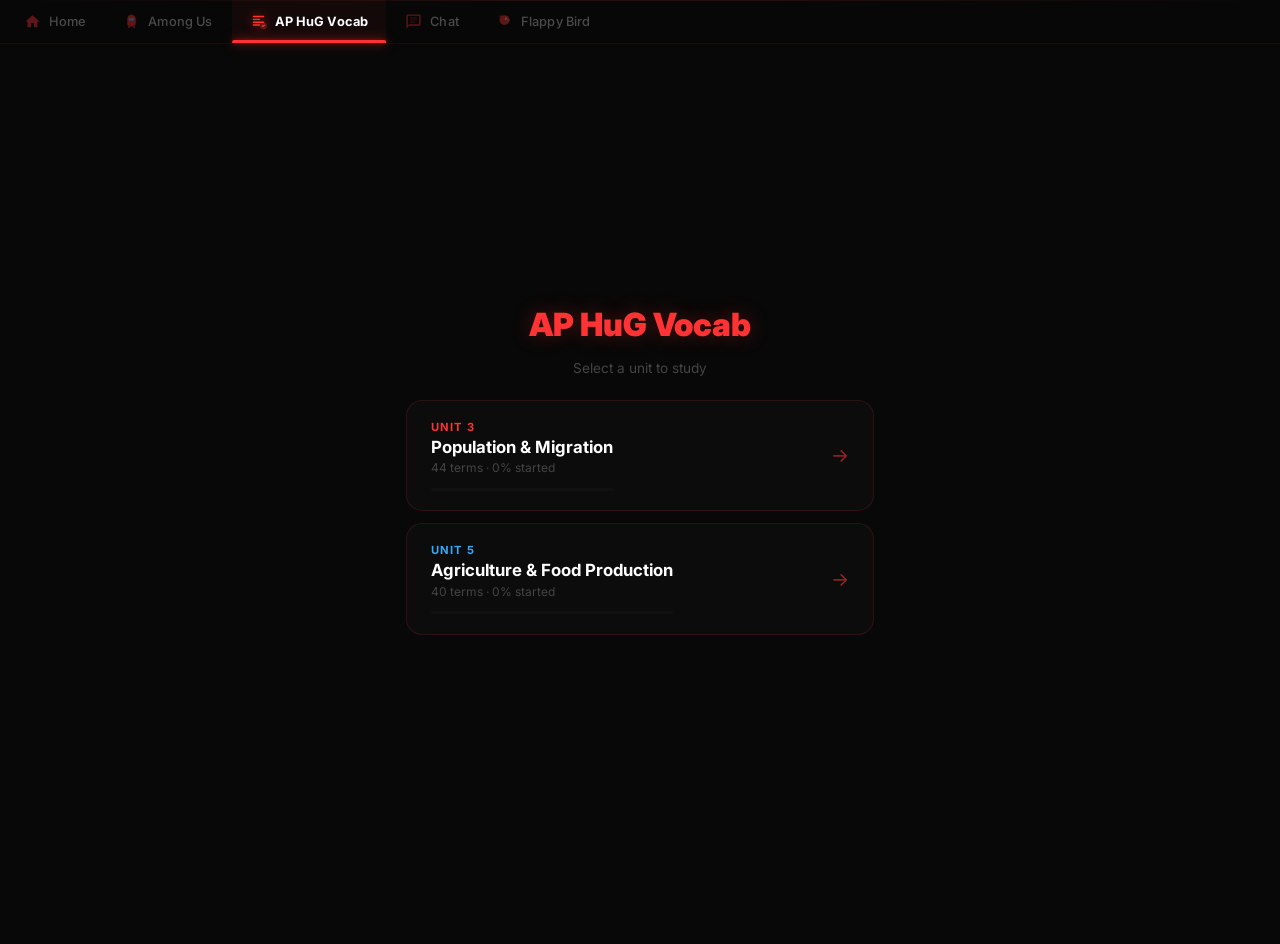
<file: quiz3.html>
<!DOCTYPE html>
<html lang="en">
<head>
<meta charset="UTF-8">
<meta name="viewport" content="width=device-width, initial-scale=1.0, maximum-scale=1.0, user-scalable=no">
<title>AP HuG Vocab — Infuse.lol</title>
<link href="https://fonts.googleapis.com/css2?family=Inter:wght@400;500;600;700;900&family=JetBrains+Mono:wght@400;700&display=swap" rel="stylesheet">
<link rel="icon" type="image/x-icon" href="/favicon.ico">
<link rel="stylesheet" href="shared.css">
<style>
.page-content{display:flex;flex-direction:column;align-items:center;justify-content:flex-start;padding-top:1rem;width:100%;}
.quiz-wrap{width:100%;max-width:750px;padding:0 1rem 2rem;margin:0 auto;}

/* ===== UNIT SELECTOR ===== */
.unit-selector-screen{display:flex;flex-direction:column;align-items:center;justify-content:center;min-height:calc(100vh - 80px);gap:1.5rem;width:100%;max-width:500px;margin:0 auto;padding:2rem 1rem;}
.unit-selector-title{font-size:2rem;font-weight:900;color:#ff3333;text-align:center;text-shadow:0 0 20px rgba(255,51,51,0.3);}
.unit-selector-sub{font-size:.85rem;color:#444;text-align:center;margin-top:-.5rem;}
.unit-cards{display:flex;flex-direction:column;gap:.75rem;width:100%;}
.unit-card{background:rgba(255,255,255,.02);border:1.5px solid rgba(255,51,51,.15);border-radius:16px;padding:1.2rem 1.5rem;cursor:pointer;transition:all .3s;display:flex;align-items:center;justify-content:space-between;gap:1rem;-webkit-tap-highlight-color:transparent;}
.unit-card:hover{background:rgba(255,51,51,.08);border-color:rgba(255,51,51,.4);transform:translateY(-2px);box-shadow:0 8px 30px rgba(255,51,51,.15);}
.unit-card-left{display:flex;flex-direction:column;gap:.2rem;}
.unit-card-num{font-size:.7rem;font-weight:700;color:#ff3333;text-transform:uppercase;letter-spacing:.1em;}
.unit-card-name{font-size:1.05rem;font-weight:700;color:#fff;}
.unit-card-count{font-size:.75rem;color:#444;}
.unit-card-arrow{color:#ff3333;font-size:1.2rem;opacity:.6;transition:all .3s;}
.unit-card:hover .unit-card-arrow{opacity:1;transform:translateX(4px);}
.unit-card-progress{width:100%;height:3px;background:#111;border-radius:4px;margin-top:.6rem;overflow:hidden;}
.unit-card-progress-fill{height:100%;border-radius:4px;background:linear-gradient(90deg,#ff3333,#ff6655);transition:width .4s;}

/* ===== LEVEL UP POPUP ===== */
.levelup-overlay{position:fixed;top:0;left:0;width:100%;height:100%;background:rgba(0,0,0,.85);backdrop-filter:blur(12px);z-index:2000;display:flex;align-items:center;justify-content:center;opacity:0;pointer-events:none;transition:opacity .4s;}
.levelup-overlay.show{opacity:1;pointer-events:auto;}
.levelup-card{background:radial-gradient(ellipse at center,rgba(255,51,51,.15) 0%,rgba(10,10,10,.98) 70%);border:2px solid rgba(255,51,51,.4);border-radius:24px;padding:3rem 4rem;text-align:center;transform:scale(.7);transition:transform .5s cubic-bezier(.34,1.56,.64,1);box-shadow:0 0 80px rgba(255,51,51,.3);max-width:420px;width:90%;}
.levelup-overlay.show .levelup-card{transform:scale(1);}
.levelup-icon{font-size:4rem;margin-bottom:1rem;animation:levelBounce .6s ease;}
@keyframes levelBounce{0%{transform:scale(0) rotate(-20deg)}60%{transform:scale(1.3) rotate(5deg)}100%{transform:scale(1) rotate(0)}}
.levelup-title{font-size:1.8rem;font-weight:900;color:#ff3333;margin-bottom:.5rem;}
.levelup-term{font-size:1rem;color:#888;margin-bottom:.3rem;}
.levelup-level{font-size:1.2rem;font-weight:700;margin-top:.5rem;}
.levelup-dismiss{margin-top:1.5rem;background:rgba(255,51,51,.15);border:1.5px solid rgba(255,51,51,.3);color:#ff3333;padding:.6rem 2rem;border-radius:10px;font-size:.85rem;font-weight:600;cursor:pointer;transition:all .2s;font-family:'Inter',sans-serif;}
.levelup-dismiss:hover{background:rgba(255,51,51,.25);}

/* ===== SECTION MASTERY ===== */
.section-mastery-overlay{position:fixed;top:0;left:0;width:100%;height:100%;background:rgba(0,0,0,.9);backdrop-filter:blur(16px);z-index:2500;display:flex;align-items:center;justify-content:center;opacity:0;pointer-events:none;transition:opacity .5s;}
.section-mastery-overlay.show{opacity:1;pointer-events:auto;}
.section-mastery-card{background:radial-gradient(ellipse at center,rgba(255,215,0,.12) 0%,rgba(10,10,10,.98) 70%);border:2px solid rgba(255,215,0,.4);border-radius:28px;padding:3rem;text-align:center;transform:scale(.7) rotate(-5deg);transition:transform .6s cubic-bezier(.34,1.56,.64,1);box-shadow:0 0 100px rgba(255,215,0,.3);max-width:460px;width:92%;}
.section-mastery-overlay.show .section-mastery-card{transform:scale(1) rotate(0);}
.section-mastery-icon{font-size:5rem;margin-bottom:1rem;animation:levelBounce .6s ease;}
.section-mastery-title{font-size:2rem;font-weight:900;color:#ffd700;margin-bottom:.5rem;}
.section-mastery-sub{font-size:1rem;color:#888;margin-bottom:.5rem;line-height:1.6;}
.section-mastery-stats{font-size:.85rem;color:#666;margin-top:1rem;line-height:1.8;}
.section-mastery-dismiss{margin-top:1.5rem;background:rgba(255,215,0,.15);border:1.5px solid rgba(255,215,0,.3);color:#ffd700;padding:.7rem 2.5rem;border-radius:10px;font-size:.9rem;font-weight:700;cursor:pointer;transition:all .2s;font-family:'Inter',sans-serif;}
.section-mastery-dismiss:hover{background:rgba(255,215,0,.25);}
.particle{position:fixed;width:6px;height:6px;border-radius:50%;pointer-events:none;z-index:2501;animation:particleFly 1s ease-out forwards;}
@keyframes particleFly{0%{opacity:1;transform:translate(0,0) scale(1)}100%{opacity:0;transform:translate(var(--dx),var(--dy)) scale(0)}}

/* ===== MASTERY PANEL ===== */
.mastery-panel{width:100%;margin-bottom:1rem;border-radius:12px;border:1px solid #151515;overflow:hidden;}
.mastery-panel-header{display:flex;align-items:center;justify-content:space-between;padding:.65rem 1rem;background:rgba(255,255,255,.015);cursor:pointer;user-select:none;-webkit-tap-highlight-color:transparent;transition:background .2s;}
.mastery-panel-header:hover{background:rgba(255,51,51,.05);}
.mastery-panel-title{font-size:.75rem;font-weight:700;color:#555;text-transform:uppercase;letter-spacing:.08em;display:flex;align-items:center;gap:.5rem;}
.mastery-panel-title .mp-dot{width:6px;height:6px;border-radius:50%;background:#ff3333;box-shadow:0 0 6px rgba(255,51,51,.5);}
.mastery-panel-toggle{font-size:.7rem;color:#333;transition:transform .3s;}
.mastery-panel-toggle.open{transform:rotate(180deg);}
.mastery-panel-body{display:none;padding:.8rem 1rem;background:rgba(255,255,255,.01);border-top:1px solid #111;}
.mastery-panel-body.open{display:block;}
.mastery-chips{display:flex;flex-wrap:wrap;gap:.35rem;margin-bottom:.8rem;}
.mastery-chip{display:inline-flex;align-items:center;gap:.3rem;padding:.25rem .55rem;border-radius:6px;font-size:.7rem;font-weight:600;border:1px solid;}
.mastery-chip .chip-dot{width:8px;height:8px;border-radius:50%;flex-shrink:0;}
.mc-new{background:rgba(255,255,255,.03);border-color:#1a1a1a;color:#444;}
.mc-new .chip-dot{background:#333;}
.mc-familiar{background:rgba(255,170,51,.08);border-color:rgba(255,170,51,.2);color:#ffaa33;}
.mc-familiar .chip-dot{background:#ffaa33;box-shadow:0 0 6px rgba(255,170,51,.4);}
.mc-learning{background:rgba(51,170,255,.08);border-color:rgba(51,170,255,.2);color:#33aaff;}
.mc-learning .chip-dot{background:#33aaff;}
.mc-confident{background:rgba(0,200,100,.08);border-color:rgba(0,200,100,.2);color:#00c864;}
.mc-confident .chip-dot{background:#00c864;}
.mc-expert{background:rgba(180,80,255,.08);border-color:rgba(180,80,255,.2);color:#b450ff;}
.mc-expert .chip-dot{background:#b450ff;}
.mc-legendary{background:rgba(255,215,0,.1);border-color:rgba(255,215,0,.25);color:#ffd700;}
.mc-legendary .chip-dot{background:#ffd700;box-shadow:0 0 8px rgba(255,215,0,.5);}
.mastery-panel-actions{display:flex;gap:.5rem;margin-top:.5rem;}
.reset-mastery-btn{background:none;border:1px solid #222;color:#444;font-size:.7rem;padding:.3rem .7rem;border-radius:6px;cursor:pointer;transition:all .2s;font-family:'Inter',sans-serif;}
.reset-mastery-btn:hover{border-color:#ff3333;color:#ff3333;}
.back-btn{background:none;border:1px solid #222;color:#555;font-size:.7rem;padding:.3rem .7rem;border-radius:6px;cursor:pointer;transition:all .2s;font-family:'Inter',sans-serif;}
.back-btn:hover{border-color:#888;color:#aaa;}

/* ===== XP BAR ===== */
.xp-bar-container{width:100%;margin-bottom:1rem;padding:.8rem 1rem;background:rgba(255,255,255,.015);border:1px solid #151515;border-radius:12px;}
.xp-bar-header{display:flex;justify-content:space-between;align-items:center;margin-bottom:.5rem;}
.xp-bar-label{font-size:.75rem;font-weight:700;text-transform:uppercase;letter-spacing:.05em;}
.xp-bar-count{font-size:.7rem;color:#444;}
.xp-bar-track{width:100%;height:8px;background:#111;border-radius:8px;overflow:hidden;}
.xp-bar-fill{height:100%;border-radius:8px;transition:width .6s cubic-bezier(.34,1.56,.64,1);position:relative;}
.xp-bar-fill::after{content:'';position:absolute;top:0;left:0;right:0;bottom:0;background:linear-gradient(90deg,transparent,rgba(255,255,255,.2),transparent);animation:xpShine 2s ease-in-out infinite;}
@keyframes xpShine{0%,100%{opacity:0}50%{opacity:1}}
.xp-bar-levels{display:flex;justify-content:space-between;margin-top:.4rem;}
.xp-level-mark{font-size:.6rem;font-weight:600;color:#333;display:flex;flex-direction:column;align-items:center;gap:.15rem;}
.xp-level-mark.reached{color:#888;}
.xp-level-mark .xp-dot{width:4px;height:4px;border-radius:50%;background:#222;transition:all .3s;}
.xp-level-mark.reached .xp-dot{background:#ff3333;box-shadow:0 0 6px rgba(255,51,51,.5);}

/* ===== QUIZ ===== */
.quiz-header-row{display:flex;align-items:center;justify-content:space-between;margin-bottom:.4rem;}
.quiz-header-row h2{color:#ff3333;font-size:1.4rem;font-weight:900;}
.quiz-unit-badge{font-size:.7rem;font-weight:700;color:#ff3333;background:rgba(255,51,51,.1);border:1px solid rgba(255,51,51,.2);padding:.2rem .6rem;border-radius:6px;white-space:nowrap;}
.quiz-progress{color:#555;font-size:.85rem;margin-bottom:.4rem;}
.progress-bar-wrap{width:100%;height:3px;background:#151515;border-radius:10px;margin-bottom:.8rem;overflow:hidden;}
.progress-bar-fill{height:3px;background:linear-gradient(90deg,#ff3333,#ff6655);border-radius:10px;transition:width .4s;}
.quiz-card{background:rgba(255,255,255,.015);border:1.5px solid rgba(255,255,255,.06);border-radius:16px;width:100%;padding:1.8rem;box-shadow:0 4px 30px rgba(0,0,0,.3);text-align:left;}
.quiz-question{font-size:1.05rem;font-weight:600;color:#fff;margin-bottom:1.3rem;line-height:1.5;}
.choices{display:flex;flex-direction:column;gap:.5rem;}
.choice-btn{background:rgba(255,255,255,.02);border:1.5px solid rgba(255,255,255,.06);border-radius:10px;color:#bbb;padding:.8rem 1rem;font-size:.9rem;text-align:left;cursor:pointer;transition:all .2s;line-height:1.4;font-family:'Inter',sans-serif;-webkit-appearance:none;}
.choice-btn:hover:not(:disabled){background:rgba(255,51,51,.08);border-color:rgba(255,51,51,.3);color:#fff;}
.choice-btn.correct{background:rgba(0,200,100,.12);border-color:rgba(0,200,100,.4);color:#7fffb2;}
.choice-btn.wrong{background:rgba(255,51,51,.12);border-color:rgba(255,51,51,.4);color:#ff8888;}
.choice-btn.reveal{background:rgba(0,200,100,.06);border-color:rgba(0,200,100,.3);color:#7fffb2;}
.choice-btn:disabled{cursor:default;}
.quiz-feedback{margin-top:1rem;font-size:.9rem;min-height:1.4rem;}
.feedback-correct{color:#00c864;font-weight:700;display:block;margin-bottom:.4rem;}
.feedback-wrong{color:#ff6666;font-weight:700;display:block;margin-bottom:.4rem;}
.feedback-explanation{display:block;background:rgba(255,255,255,.02);border-left:3px solid #ff3333;border-radius:0 8px 8px 0;padding:.6rem .85rem;color:#888;font-size:.83rem;line-height:1.5;margin-top:.5rem;animation:fadeIn .3s ease;}
.feedback-explanation.good{border-left-color:#00c864;}
.feedback-explanation .expl-label{font-weight:700;color:#ccc;display:block;margin-bottom:.15rem;font-size:.75rem;text-transform:uppercase;letter-spacing:.5px;}
@keyframes fadeIn{from{opacity:0;transform:translateY(-4px)}to{opacity:1;transform:translateY(0)}}
.next-btn{margin-top:1.2rem;background:#ff3333;color:#fff;border:none;border-radius:10px;padding:.75rem 2.2rem;font-size:.9rem;font-weight:700;cursor:pointer;display:none;transition:all .2s;font-family:'Inter',sans-serif;-webkit-appearance:none;}
.next-btn:hover{background:#e02020;transform:translateY(-2px);box-shadow:0 4px 20px rgba(255,51,51,.4);}
.mode-selector{display:flex;gap:.35rem;margin-bottom:1rem;width:100%;}
.mode-btn{flex:1;padding:.5rem .4rem;border-radius:8px;border:1.5px solid #181818;background:rgba(255,255,255,.01);color:#444;font-size:.78rem;font-weight:600;cursor:pointer;transition:all .2s;text-align:center;font-family:'Inter',sans-serif;-webkit-appearance:none;}
.mode-btn:hover{border-color:rgba(255,51,51,.3);color:#ccc;background:rgba(255,51,51,.05);}
.mode-btn.active{border-color:#ff3333;background:rgba(255,51,51,.12);color:#fff;}
.mastery-tag{display:inline-flex;align-items:center;gap:.2rem;padding:.12rem .45rem;border-radius:4px;font-size:.68rem;font-weight:700;margin-left:.4rem;border:1px solid;}
.quiz-result{text-align:center;width:100%;}
.quiz-result h3{font-size:1.6rem;color:#ff3333;margin-bottom:.8rem;}
.quiz-result .score{font-size:3.2rem;font-weight:900;color:#fff;margin-bottom:.4rem;}
.quiz-result .score-label{color:#555;margin-bottom:1.5rem;font-size:.95rem;}
.restart-btn{background:#ff3333;color:#fff;border:none;border-radius:10px;padding:.8rem 2.5rem;font-size:.95rem;font-weight:700;cursor:pointer;transition:all .2s;font-family:'Inter',sans-serif;margin-right:.5rem;}
.restart-btn:hover{background:#e02020;transform:translateY(-2px);}
.change-unit-btn{background:none;border:1.5px solid #333;color:#666;border-radius:10px;padding:.8rem 1.5rem;font-size:.9rem;font-weight:600;cursor:pointer;transition:all .2s;font-family:'Inter',sans-serif;}
.change-unit-btn:hover{border-color:#888;color:#aaa;}
.missed-list{width:100%;margin-top:2rem;text-align:left;}
.missed-list h4{color:#ff3333;margin-bottom:.8rem;font-size:.95rem;}
.missed-item{background:rgba(255,255,255,.015);border:1px solid #181818;border-radius:10px;padding:.7rem 1rem;margin-bottom:.4rem;font-size:.85rem;color:#777;line-height:1.4;}
.missed-item strong{color:#fff;}
@media(max-width:768px){.quiz-header-row h2{font-size:1.2rem;}.quiz-card{padding:1.2rem;}.quiz-question{font-size:.95rem;}.choice-btn{padding:.7rem .85rem;font-size:.82rem;}.mode-selector{flex-wrap:wrap;}.mode-btn{font-size:.72rem;padding:.45rem .3rem;}.xp-level-mark{font-size:.5rem;}.next-btn{padding:.7rem 1.8rem;font-size:.85rem;}.quiz-result .score{font-size:2.5rem;}.unit-selector-title{font-size:1.5rem;}.levelup-card{padding:2rem 1.5rem;}.section-mastery-card{padding:2rem 1.5rem;}}
</style>
</head>
<body>

<div class="levelup-overlay" id="levelupOverlay">
  <div class="levelup-card">
    <div class="levelup-icon" id="levelupIcon"></div>
    <div class="levelup-title">LEVEL UP!</div>
    <div class="levelup-term" id="levelupTerm"></div>
    <div class="levelup-level" id="levelupLevel"></div>
    <button class="levelup-dismiss" id="levelupDismiss">Continue</button>
  </div>
</div>

<div class="section-mastery-overlay" id="sectionMasteryOverlay">
  <div class="section-mastery-card">
    <div class="section-mastery-icon" id="sectionMasteryIcon">🏆</div>
    <div class="section-mastery-title" id="sectionMasteryTitle">SECTION MASTERED!</div>
    <div class="section-mastery-sub" id="sectionMasterySub"></div>
    <div class="section-mastery-stats" id="sectionMasteryStats"></div>
    <button class="section-mastery-dismiss" id="sectionMasteryDismiss">Amazing!</button>
  </div>
</div>

<nav class="tab-bar">
  <a class="tab" href="/"><svg class="tab-icon" viewBox="0 0 24 24" fill="none"><path d="M10 20v-6h4v6h5v-8h3L12 3 2 12h3v8z" fill="#ff3333"/></svg><span class="tab-title">Home</span></a>
  <a class="tab" href="/amongus"><svg class="tab-icon" viewBox="0 0 24 24" fill="none"><path d="M12 2C8 2 6 5 6 9v6c0 1 .5 2.5 2 3l-1 3h2l1-2h4l1 2h2l-1-3c1.5-.5 2-2 2-3V9c0-4-2-7-6-7z" fill="#ff3333"/><rect x="8" y="7" width="8" height="4" rx="2" fill="#66ccff" opacity=".85"/><circle cx="9" cy="19" r="1.2" fill="#cc2222"/><circle cx="15" cy="19" r="1.2" fill="#cc2222"/></svg><span class="tab-title">Among Us</span></a>
  <a class="tab active" href="/vocab3"><svg class="tab-icon" viewBox="0 0 24 24" fill="none"><path d="M4 4h16v2H4V4zm0 4h10v2H4V8zm0 4h16v2H4v-2zm0 4h10v2H4v-2z" fill="#ff3333"/><circle cx="19" cy="18" r="4" fill="#ff3333" opacity=".3" stroke="#ff3333" stroke-width="1.5"/><path d="M17.5 18l1 1 2-2" stroke="#ff3333" stroke-width="1.5" stroke-linecap="round" stroke-linejoin="round"/></svg><span class="tab-title">AP HuG Vocab</span></a>
  <a class="tab" href="/chat"><svg class="tab-icon" viewBox="0 0 24 24" fill="none"><path d="M20 2H4c-1.1 0-2 .9-2 2v18l4-4h14c1.1 0 2-.9 2-2V4c0-1.1-.9-2-2-2zm0 14H6l-2 2V4h16v12z" fill="#ff3333"/><path d="M7 9h10v2H7V9zm0-3h10v2H7V6zm0 6h7v2H7v-2z" fill="#ff3333" opacity=".4"/></svg><span class="tab-title">Chat</span></a>
  <a class="tab" href="/flappy"><svg class="tab-icon" viewBox="0 0 24 24" fill="none"><circle cx="12" cy="10" r="7" fill="#ff3333"/><circle cx="14" cy="8" r="1.5" fill="#fff"/><circle cx="14.3" cy="8.2" r=".6" fill="#000"/><path d="M16 10.5h4l-1-1.5h-3z" fill="#ffaa33"/><path d="M6 7l-2-3 1-1 3 2z" fill="#ff3333" opacity=".7"/><path d="M8 5l-1-3 1.5-.5 1.5 3z" fill="#ff3333" opacity=".5"/></svg><span class="tab-title">Flappy Bird</span></a>
</nav>

<div class="page-content">
  <div class="quiz-wrap">
    <div id="quiz-container"></div>
  </div>
</div>

<script>
// ===== MASTERY =====
const MASTERY_KEY='infuse_vocab_mastery_v2';
const SECTION_MASTERY_KEY='infuse_section_mastery_shown_v2';
const MASTERY_LEVELS=[
  {name:'New',      key:'new',       min:0,  color:'#444',   bg:'rgba(255,255,255,0.03)', border:'#1a1a1a'},
  {name:'Familiar', key:'familiar',  min:1,  color:'#ffaa33',bg:'rgba(255,170,51,0.08)',  border:'rgba(255,170,51,0.2)'},
  {name:'Learning', key:'learning',  min:3,  color:'#33aaff',bg:'rgba(51,170,255,0.08)',  border:'rgba(51,170,255,0.2)'},
  {name:'Confident',key:'confident', min:5,  color:'#00c864',bg:'rgba(0,200,100,0.08)',   border:'rgba(0,200,100,0.2)'},
  {name:'Expert',   key:'expert',    min:8,  color:'#b450ff',bg:'rgba(180,80,255,0.08)',  border:'rgba(180,80,255,0.2)'},
  {name:'Legendary',key:'legendary', min:12, color:'#ffd700',bg:'rgba(255,215,0,0.1)',    border:'rgba(255,215,0,0.25)'},
];
function loadMastery(){try{return JSON.parse(localStorage.getItem(MASTERY_KEY))||{};}catch(e){return {};}}
function saveMastery(m){localStorage.setItem(MASTERY_KEY,JSON.stringify(m));}
function getMasteryLevel(c){let l=MASTERY_LEVELS[0];for(const x of MASTERY_LEVELS)if(c>=x.min)l=x;return l;}
function getMasteryLevelIdx(c){let i=0;for(let j=0;j<MASTERY_LEVELS.length;j++)if(c>=MASTERY_LEVELS[j].min)i=j;return i;}
function loadShown(){try{return JSON.parse(localStorage.getItem(SECTION_MASTERY_KEY))||{};}catch(e){return {};}}
function saveShown(s){localStorage.setItem(SECTION_MASTERY_KEY,JSON.stringify(s));}
function recordCorrect(term){
  const m=loadMastery(),old=m[term]||0,oi=getMasteryLevelIdx(old);
  m[term]=old+1;saveMastery(m);const ni=getMasteryLevelIdx(m[term]);
  return{count:m[term],leveled:ni>oi,level:MASTERY_LEVELS[ni]};
}
function resetMasteryForUnit(terms){const m=loadMastery();terms.forEach(t=>delete m[t.term]);saveMastery(m);}

// ===== VOCAB DATA =====
const UNITS=[
  {
    id:'unit3',
    name:'Unit 3 — Population & Migration',
    shortName:'Unit 3',
    color:'#ff3333',
    terms:[
      {term:"Arithmetic Density",def:"The total number of people divided by the total land area.",why:"Simplest density measure — total people ÷ total area, regardless of usability."},
      {term:"Physiological Density",def:"The number of people per unit of area of arable land suitable for agriculture.",why:"Focuses on farmable land — better sense of how many people the land must support."},
      {term:"Agricultural Density",def:"The ratio of farmers to the total amount of arable land.",why:"Lower values usually indicate more mechanized, efficient farming."},
      {term:"Carrying Capacity",def:"The maximum population size an environment can sustainably support without degrading its resources.",why:"Think of it as an environment's 'limit' — exceed it and it starts breaking down."},
      {term:"Sex Ratio",def:"The number of males per 100 females in the population.",why:"Always expressed as males per 100 females. Above 100 = more males; below 100 = more females."},
      {term:"Population Pyramid",def:"A bar graph displaying the percentage of a population for each age and gender.",why:"Double-sided bar graphs — left = males, right = females, stacked by age group."},
      {term:"Demographic",def:"The study of statistical characteristics of human populations such as age, gender, ethnicity, income, and education.",why:"From Greek: demos (people) + graphia (study)."},
      {term:"Fertility",def:"The actual reproductive performance of a population, measured by live births.",why:"About actual births that occur, not potential. Differs from fecundity (biological capacity)."},
      {term:"Mortality",def:"The incidence of death within a population, usually measured per 1,000 individuals.",why:"Just the death rate — measured per 1,000 people to allow comparison between populations."},
      {term:"Zero Population Growth (ZPG)",def:"A stable population state where CBR equals CDR, resulting in a Natural Increase Rate of 0.",why:"Births exactly cancel out deaths — NIR = 0."},
      {term:"Migration",def:"A permanent move to a new location (voluntary or involuntary).",why:"Key word is permanent — tourism or temporary relocation doesn't count."},
      {term:"NIR (Natural Increase Rate)",def:"The percentage by which a population grows in a year. CBR minus CDR.",why:"NIR = CBR − CDR. Only counts natural change (births vs. deaths), not migration."},
      {term:"Population Doubling Time",def:"Years needed to double a population, assuming a constant rate of natural increase.",why:"Rule of 70: divide 70 by the NIR (%) to estimate doubling time."},
      {term:"Demographic Transition Model",def:"A model mapping a country's population growth through 4–5 stages, from high birth/death rates to low birth/death rates.",why:"Shows how countries shift from pre-industrial to post-industrial population patterns."},
      {term:"Epidemiologic Transition",def:"The shift in disease patterns from high mortality due to infectious disease to low mortality from chronic diseases.",why:"As countries develop, people stop dying from infectious diseases and instead die from chronic ones."},
      {term:"Thomas Malthus",def:"An English economist who argued population increase outpaces food supply development.",why:"Malthus (1798) warned population grows exponentially while food grows arithmetically."},
      {term:"Malthusian Theory",def:"The theory that population grows faster than food supply, central to resource sustainability debates.",why:"Predicts population will always outpace food production, leading to crises."},
      {term:"Pronatalist",def:"Government incentives designed to increase fertility rates and encourage population growth.",why:"Pro = 'for,' natalist = 'birth.' Encourages more babies."},
      {term:"Antinatalist",def:"Government strategies aimed at reducing birth rates, often in response to overpopulation.",why:"Anti = 'against,' natalist = 'birth.' China's One-Child Policy is the most famous example."},
      {term:"Immigration Policies",def:"Laws and practices established by a country to control the entry, stay, and exit of foreign nationals.",why:"The rules a country sets to manage who can enter and remain."},
      {term:"Ravenstein's Laws of Migration",def:"States that most migration is short-distance, step-by-step, and economically driven.",why:"Ravenstein (1885): most migrants move short distances, migration happens in steps."},
      {term:"Crude Death Rate (CDR)",def:"The total number of deaths per year for every 1,000 people alive in the society.",why:"'Crude' because it doesn't control for age structure."},
      {term:"Distribution",def:"The spatial arrangement or spread of people across the Earth's surface.",why:"Describes where people live across Earth."},
      {term:"Life Expectancy",def:"The average number of years an individual can be expected to live given current conditions.",why:"Rises with better healthcare, sanitation, and wealth."},
      {term:"Dependency Ratio",def:"Measures dependents (under 15 or over 65) compared to the working-age population (15–64).",why:"A high dependency ratio means fewer workers supporting more dependents."},
      {term:"Push Factors",def:"Negative conditions that compel people to migrate out of their present location.",why:"Push people away from their origin: war, famine, persecution."},
      {term:"Pull Factors",def:"Positive conditions that induce people to move to a new location.",why:"Pull people toward a destination: jobs, freedom, family connections."},
      {term:"Intervening Opportunities",def:"Favorable closer alternatives that cause a migrant to settle before reaching their original destination.",why:"Stops a migrant short of their goal."},
      {term:"Intervening Obstacles",def:"Environmental, political, or social features that hinder or redirect migration.",why:"Block or detour migration — mountains, deserts, border walls, immigration laws."},
      {term:"Forced Migration",def:"Involuntary permanent movement compelled by conflict, persecution, environmental disasters, or government policies.",why:"Involuntary — people have no real choice."},
      {term:"Refugees",def:"People forced to migrate to another country to avoid conflict, violence, or persecution, and cannot return.",why:"Have crossed an international border and cannot safely return home."},
      {term:"Internally Displaced Person (IDP)",def:"Someone forced to migrate for similar reasons as a refugee but who has not crossed an international border.",why:"Like refugees but stay within their home country's borders."},
      {term:"Asylum Seeker",def:"Someone who has migrated to another country hoping to be recognized as a refugee.",why:"Waiting for official refugee status to be granted."},
      {term:"Voluntary Migration",def:"The migrant has chosen to move, usually for economic reasons driven by pull factors.",why:"A free-will decision, typically driven by pull factors."},
      {term:"Transnational Migration",def:"Movement across international borders where migrants maintain strong ties to their home country.",why:"Migrants live 'between' two cultures."},
      {term:"Transhumance",def:"The seasonal migration of livestock between mountains and lowland pastures.",why:"Very specific — herders move animals seasonally."},
      {term:"Internal Migration",def:"Permanent movement within a country's borders.",why:"Stays within one country — rural-to-urban is the most common form."},
      {term:"Chain Migration",def:"Migration to a location because relatives or co-nationals previously migrated there.",why:"Creates ethnic enclaves — one pioneer migrant, then family and friends follow."},
      {term:"Step Migration",def:"A voluntary migration pattern of smaller incremental stages to reach a final destination.",why:"Gradual — small town → mid-sized city → major metropolis."},
      {term:"Guest Workers",def:"Foreign nationals permitted to live and work temporarily in a host country.",why:"Fill labor shortages temporarily — they are not permanent residents."},
      {term:"Ecumene",def:"The portion of Earth's surface occupied by permanent human settlement.",why:"Where people actually live permanently — about 30% of Earth's surface."},
      {term:"Non-Ecumene",def:"The uninhabited or uninhabitable area of the world deemed too harsh for permanent habitation.",why:"Includes deserts, polar regions, high mountains, and dense jungles."},
      {term:"Maternal Mortality Rate",def:"Annual female deaths per 100,000 live births from causes related to pregnancy.",why:"Measured per 100,000 live births — a key development indicator."},
      {term:"Infant Mortality Rate (IMR)",def:"Annual deaths of infants under 1 year of age, per 1,000 live births.",why:"One of the best single indicators of a country's overall development."},
    ]
  },
  {
    id:'unit5',
    name:'Unit 5 — Agriculture & Food Production',
    shortName:'Unit 5',
    color:'#33aaff',
    terms:[
      {term:"Climatic Conditions",def:"How weather affects agricultural practices and products.",why:"Climate determines what crops can grow where — temperature, rainfall, and seasons all shape agriculture."},
      {term:"Intensive Farming Practices",def:"Farming that uses significant amounts of labor and/or money relative to land area.",why:"Intensive = high inputs (labor, capital) on smaller land areas to maximize yield."},
      {term:"Market Gardening",def:"Small scale food production of fruits and vegetables for sale at local markets.",why:"Small-scale, local, focused on fresh produce — distinct from large commercial farming."},
      {term:"Plantation Agriculture",def:"Cash crops grown on large estates, usually for export; a legacy of colonization.",why:"Think cotton, coffee, sugar, tea — large-scale, export-oriented, colonial legacy."},
      {term:"Mixed Crop/Livestock Systems",def:"Combination of cash crops and livestock to complement land and labor demands across the year.",why:"Diversifies income and labor — crops and animals support each other seasonally."},
      {term:"Extensive Farming Practices",def:"Farming that uses smaller amounts of labor and money relative to the land area.",why:"Extensive = low inputs spread over large land areas, like ranching or wheat farming."},
      {term:"Shifting Cultivation (Slash and Burn)",def:"Cultivation using a natural rotation system by clear cutting vegetation and burning to improve soil fertility.",why:"Used in tropical climates — burn clears land and adds nutrients, then move on when soil depletes."},
      {term:"Nomadic Herding",def:"Seasonal migration of domesticated livestock within a fixed territory of highlands or lowlands.",why:"Also called pastoral nomadism/transhumance — herders follow seasonal pasture availability."},
      {term:"Long-Lot Survey System",def:"Land divided into narrow parcels stretching along rivers, roads, or canals giving each household equal water access.",why:"Common in French-influenced areas (Louisiana, Quebec) — everyone gets river frontage."},
      {term:"Metes and Bounds Survey System",def:"Survey of irregularly shaped tracts of land using natural features as reference points.",why:"Relies on descriptions of land ownership referencing natural landmarks — common in eastern US."},
      {term:"Township and Range Survey System",def:"Rectangular survey system used by the U.S. federal government to divide land into a grid pattern.",why:"Designed by Thomas Jefferson to distribute settlers evenly — creates the checkerboard look of the Midwest."},
      {term:"Columbian Exchange",def:"The global diffusion of plants, animals, diseases, human population, culture, technology, and ideas after 1492.",why:"Columbus's voyages triggered a massive exchange between Old and New Worlds — shaped modern agriculture globally."},
      {term:"Globalization of Agriculture",def:"Improvements in transportation and communication technologies creating a variety of goods offered year round.",why:"Technology erases seasonal and geographic limits — strawberries in winter, coffee from everywhere."},
      {term:"First Agricultural Revolution",def:"Dating back 10,000 years, when humans achieved plant and animal domestication.",why:"The original shift from hunting/gathering to farming — foundation of civilization."},
      {term:"Second Agricultural Revolution",def:"Improved cultivation, harvesting, and storage methods starting in the Middle Ages, benefitting from the Industrial Revolution.",why:"Bridge between subsistence farming and modern commercial agriculture."},
      {term:"Industrial Revolution",def:"The transformation from an agricultural to an industrial society with power-driven machines in manufacturing, mining, transportation, and agriculture.",why:"Mechanized farming, mass production — fundamentally changed how food and goods were made."},
      {term:"Green Revolution (Third Agricultural Revolution)",def:"High yield seeds, increased use of chemicals, mechanized farming, and elaborate irrigation systems.",why:"Mid-20th century — dramatically increased food production in developing countries but raised environmental concerns."},
      {term:"Subsistence Agriculture",def:"Only enough food is cultivated to survive with no surplus to sell; land often held in common.",why:"Farming for survival, not profit — no surplus, community land ownership common."},
      {term:"Commercial Agriculture",def:"The production of crops for sale and profit.",why:"Farming for the market — driven by profit, scale, and efficiency."},
      {term:"Monoculture",def:"Growing one crop in a farm system at a given time.",why:"Efficient but risky — one disease or pest can wipe out the entire crop."},
      {term:"Mono-Cropping",def:"Growing one crop in a farm system year after year.",why:"Unlike monoculture (one crop at a time), mono-cropping means the same crop every season — depletes soil."},
      {term:"Bid-Rent Theory",def:"Theory showing what various land users are prepared to pay for access to the center market (CBD); cost decreases further from the market.",why:"Land closest to the city center is most valuable — businesses outbid residents who outbid farmers."},
      {term:"Agribusiness",def:"A large-scale mechanized farming business controlled by corporate interests.",why:"Agriculture increasingly controlled by a small number of large corporations instead of independent farmers."},
      {term:"Feedlots/CAFOs",def:"Animals kept in confined spaces and given hormones/antibiotics/fattening grains to prepare for slaughter quickly.",why:"Concentrated Animal Feeding Operations — efficient but controversial for animal welfare and environmental impact."},
      {term:"Commodity Chain",def:"Activities involved in the creation of a product: design, production of raw materials, manufacturing, assembly, and distribution.",why:"Traces a product from farm/factory to consumer — highlights global economic connections."},
      {term:"Economies of Scale",def:"Cost advantages gained by an increased level of production.",why:"Bigger = cheaper per unit — why large farms and corporations can undercut small producers."},
      {term:"Von Thünen Model",def:"Explains agricultural location by emphasizing transportation costs and what should be grown in relation to the market.",why:"Represents land cost vs. transportation cost — perishables grown closest to the market."},
      {term:"Commodity Dependency",def:"Being highly dependent on one or more export commodities.",why:"Risky for countries — if one crop's price drops, the whole economy suffers."},
      {term:"Global Food Distribution",def:"Networks affected by political relationships, infrastructure, and patterns of world trade.",why:"Food doesn't just go where it's needed — politics, trade deals, and infrastructure shape who gets what."},
      {term:"Desertification",def:"Process by which fertile land becomes desert as a result of human activity.",why:"Overgrazing, deforestation, and poor irrigation can turn productive land into wasteland."},
      {term:"Soil Salinization",def:"Process by which the amount of salt increases in the soil, often due to irrigation.",why:"Over-irrigation brings salts to the surface — makes soil infertile over time."},
      {term:"Sustainable Agriculture",def:"Farming methods that are profitable, environmentally sound, and good for communities.",why:"The triple bottom line for farming: economic, environmental, and social sustainability."},
      {term:"Land Cover Change",def:"Process by which agricultural areas are lost to development.",why:"Urbanization, sprawl, and development permanently remove farmland from production."},
      {term:"Terraces",def:"Flat steps created on the sides of hills to create more land for farming.",why:"Ancient technique — cuts into hillsides to create flat planting surfaces, prevents erosion."},
      {term:"Deforestation",def:"Clearing of forest to make land available for other uses such as agriculture or livestock.",why:"Forests cleared for farmland — major driver of climate change and biodiversity loss."},
      {term:"Pastoral Nomadism",def:"Use of pasture land for animal grazing by nomadic herders.",why:"Herders move animals to follow seasonal grazing opportunities — no permanent settlement."},
      {term:"Aquaculture",def:"Raising of fish and shellfish in ponds and controlled saltwater hatcheries.",why:"Fish farming — supplements wild fisheries as ocean stocks decline."},
      {term:"Urban Farming",def:"Agriculture in the form of rooftop, balcony, backyard gardening, and growing in vacant lots and parks in urban areas.",why:"Brings food production into cities — reduces transport distances and improves food access."},
      {term:"Food Insecurity",def:"The state of being without reliable access to sufficient affordable, nutritious food.",why:"Not just hunger — it's about consistent, reliable access to quality food."},
      {term:"Food Desert",def:"A geographic area where large grocery stores are scarce and residents have limited access to fresh nutritious foods.",why:"Typically found in urban, low-income neighborhoods — convenience stores but no fresh produce."},
    ]
  }
];

// ===== STATE =====
let currentUnit=null,questions=[],current=0,score=0,missed=[],quizMode='mixed';
let masteryPanelOpen=false;

function shuffle(a){for(let i=a.length-1;i>0;i--){const j=Math.floor(Math.random()*(i+1));[a[i],a[j]]=[a[j],a[i]];}return a;}

// ===== MASTERY HELPERS =====
function getMasteryTagHTML(term){
  const m=loadMastery(),c=m[term]||0,l=getMasteryLevel(c);
  return `<span class="mastery-tag" style="background:${l.bg};border-color:${l.border};color:${l.color}"><span style="display:inline-block;width:6px;height:6px;border-radius:50%;background:${l.color};margin-right:3px;"></span>${l.name}</span>`;
}

function getXPBarHTML(term){
  const m=loadMastery(),c=m[term]||0,l=getMasteryLevel(c),li=getMasteryLevelIdx(c);
  const nl=MASTERY_LEVELS[li+1];let pct=100;
  if(nl){const base=MASTERY_LEVELS[li].min;pct=Math.min(100,Math.round(((c-base)/(nl.min-base))*100));}
  const grad=nl?`linear-gradient(90deg,${l.color},${nl.color})`:`linear-gradient(90deg,${l.color},${l.color})`;
  return `<div class="xp-bar-container">
    <div class="xp-bar-header"><span class="xp-bar-label" style="color:${l.color}">${l.name}</span><span class="xp-bar-count">${c} correct${nl?` · ${nl.min-c} to ${nl.name}`:' · MAX'}</span></div>
    <div class="xp-bar-track"><div class="xp-bar-fill" style="width:${pct}%;background:${grad};box-shadow:0 0 10px ${l.color}40;"></div></div>
    <div class="xp-bar-levels">${MASTERY_LEVELS.map(x=>`<span class="xp-level-mark ${c>=x.min?'reached':''}" style="${c>=x.min?'color:'+x.color:''}"><span class="xp-dot" style="${c>=x.min?'background:'+x.color:''};"></span>${x.name}</span>`).join('')}</div>
  </div>`;
}

function getMasteryPanelHTML(terms){
  const m=loadMastery();
  const counts={new:0,familiar:0,learning:0,confident:0,expert:0,legendary:0};
  terms.forEach(v=>counts[getMasteryLevel(m[v.term]||0).key]++);
  const total=terms.length;
  const done=terms.filter(v=>(m[v.term]||0)>=1).length;
  const pct=Math.round((done/total)*100);
  return `<div class="mastery-panel" id="masteryPanel">
    <div class="mastery-panel-header" id="masteryPanelHeader">
      <span class="mastery-panel-title"><span class="mp-dot"></span>Mastery Progress — ${pct}% started</span>
      <span class="mastery-panel-toggle ${masteryPanelOpen?'open':''}" id="masteryToggleArrow">▼</span>
    </div>
    <div class="mastery-panel-body ${masteryPanelOpen?'open':''}" id="masteryPanelBody">
      <div class="mastery-chips">
        ${MASTERY_LEVELS.map(l=>`<span class="mastery-chip mc-${l.key}"><span class="chip-dot"></span>${l.name}: ${counts[l.key]}</span>`).join('')}
      </div>
      <div class="mastery-panel-actions">
        <button class="reset-mastery-btn" id="resetMasteryBtn">🗑 Reset Unit Progress</button>
      </div>
    </div>
  </div>`;
}

// ===== SECTION MASTERY POPUP =====
function checkSectionMastery(terms){
  const shown=loadShown();const key=currentUnit.id;
  for(let i=MASTERY_LEVELS.length-1;i>=1;i--){
    const level=MASTERY_LEVELS[i];
    const m=loadMastery();
    const allAt=terms.every(v=>(m[v.term]||0)>=level.min);
    if(allAt&&!shown[key+'_'+level.key]){
      shown[key+'_'+level.key]=true;saveShown(shown);
      setTimeout(()=>showSectionMastery(level,terms),600);
      break;
    }
  }
}

function showSectionMastery(level,terms){
  const overlay=document.getElementById('sectionMasteryOverlay');
  const m=loadMastery(),total=terms.reduce((s,v)=>s+(m[v.term]||0),0);
  document.getElementById('sectionMasteryIcon').textContent=level.key==='legendary'?'👑':level.key==='expert'?'🏆':level.key==='confident'?'⭐':level.key==='learning'?'📚':'🎯';
  document.getElementById('sectionMasteryTitle').textContent=`${currentUnit.shortName}: ${level.name.toUpperCase()} MASTERY!`;
  document.getElementById('sectionMasteryTitle').style.color=level.color;
  document.getElementById('sectionMasterySub').innerHTML=`Every term in <span style="color:${currentUnit.color};font-weight:700;">${currentUnit.shortName}</span> has reached<br><span style="color:${level.color};font-weight:900;font-size:1.2rem;">${level.name}</span> level!`;
  document.getElementById('sectionMasteryStats').innerHTML=`${terms.length} terms · ${total} total correct answers`;
  const card=overlay.querySelector('.section-mastery-card');
  card.style.borderColor=level.color+'66';card.style.background=`radial-gradient(ellipse at center,${level.bg} 0%,rgba(10,10,10,0.98) 70%)`;
  card.style.boxShadow=`0 0 100px ${level.color}44`;
  const btn=document.getElementById('sectionMasteryDismiss');btn.style.color=level.color;btn.style.borderColor=level.color+'4d';btn.style.background=level.bg;
  overlay.classList.add('show');
  for(let i=0;i<30;i++){const p=document.createElement('div');p.className='particle';p.style.left='50%';p.style.top='50%';p.style.background=level.color;p.style.setProperty('--dx',(Math.random()-.5)*400+'px');p.style.setProperty('--dy',(Math.random()-.5)*400+'px');document.body.appendChild(p);setTimeout(()=>p.remove(),1200);}
}

// ===== UNIT SELECTOR =====
function renderUnitSelector(){
  const c=document.getElementById('quiz-container');
  const m=loadMastery();
  c.innerHTML=`<div class="unit-selector-screen">
    <div class="unit-selector-title">AP HuG Vocab</div>
    <div class="unit-selector-sub">Select a unit to study</div>
    <div class="unit-cards">
      ${UNITS.map(u=>{
        const done=u.terms.filter(v=>(m[v.term]||0)>=1).length;
        const pct=Math.round((done/u.terms.length)*100);
        return `<div class="unit-card" data-unit="${u.id}">
          <div class="unit-card-left">
            <span class="unit-card-num" style="color:${u.color}">${u.shortName}</span>
            <span class="unit-card-name">${u.name.split('—')[1].trim()}</span>
            <span class="unit-card-count">${u.terms.length} terms · ${pct}% started</span>
            <div class="unit-card-progress"><div class="unit-card-progress-fill" style="width:${pct}%;background:linear-gradient(90deg,${u.color},${u.color}aa);"></div></div>
          </div>
          <span class="unit-card-arrow">→</span>
        </div>`;
      }).join('')}
    </div>
  </div>`;
  document.querySelectorAll('.unit-card').forEach(card=>{
    card.addEventListener('click',()=>{
      currentUnit=UNITS.find(u=>u.id===card.dataset.unit);
      buildQuestions();renderQuiz();
    });
  });
}

// ===== BUILD QUESTIONS =====
function buildQuestions(){
  const terms=currentUnit.terms;
  questions=shuffle([...terms]).map(item=>{
    const mode=quizMode==='mixed'?(Math.random()<.5?'term2def':'def2term'):quizMode;
    const wrong3=shuffle(terms.filter(v=>v.term!==item.term)).slice(0,3);
    let q,a,ch;
    if(mode==='term2def'){q=item.term;a=item.def;ch=shuffle([item.def,...wrong3.map(w=>w.def)]);}
    else{q=item.def;a=item.term;ch=shuffle([item.term,...wrong3.map(w=>w.term)]);}
    return{mode,questionText:q,answer:a,choices:ch,term:item.term,def:item.def,why:item.why};
  });
  current=0;score=0;missed=[];
}

// ===== RENDER QUIZ =====
function renderQuiz(){
  const c=document.getElementById('quiz-container');
  if(current>=questions.length){renderResult(c);return;}
  const q=questions[current];const pct=Math.round((current/questions.length)*100);
  const ml=q.mode==='term2def'?'What is the definition of:':'Which term matches this definition?';
  c.innerHTML=`
    <div class="quiz-header-row">
      <h2>AP HuG Vocab</h2>
      <span class="quiz-unit-badge" style="color:${currentUnit.color};border-color:${currentUnit.color}33;background:${currentUnit.color}11;">${currentUnit.shortName}</span>
    </div>
    <div class="quiz-progress">Question ${current+1} of ${questions.length} · Score: ${score}</div>
    <div class="progress-bar-wrap"><div class="progress-bar-fill" style="width:${pct}%"></div></div>
    ${getMasteryPanelHTML(currentUnit.terms)}
    <div class="mode-selector">
      <button class="mode-btn ${quizMode==='mixed'?'active':''}" data-mode="mixed">🔀 Mixed</button>
      <button class="mode-btn ${quizMode==='term2def'?'active':''}" data-mode="term2def">Term → Def</button>
      <button class="mode-btn ${quizMode==='def2term'?'active':''}" data-mode="def2term">Def → Term</button>
    </div>
    ${getXPBarHTML(q.term)}
    <div class="quiz-card">
      <div class="quiz-question">
        <span style="color:#444;font-size:.78rem;font-weight:400;">${ml}</span><br><br>
        <span style="color:${currentUnit.color}">${q.questionText}</span>
      </div>
      <div class="choices">${q.choices.map((ch,i)=>`<button class="choice-btn" data-i="${i}">${ch}</button>`).join('')}</div>
      <div class="quiz-feedback" id="feedback"></div>
    </div>
    <button class="next-btn" id="nextBtn">${current+1<questions.length?'Next Question →':'See Results'}</button>`;

  // Events
  document.querySelectorAll('.choice-btn').forEach(btn=>btn.addEventListener('click',()=>handleChoice(btn,q)));
  document.getElementById('nextBtn').addEventListener('click',()=>{current++;renderQuiz();});
  document.querySelectorAll('.mode-btn').forEach(btn=>btn.addEventListener('click',()=>{quizMode=btn.dataset.mode;buildQuestions();renderQuiz();}));
  document.getElementById('masteryPanelHeader').addEventListener('click',()=>{masteryPanelOpen=!masteryPanelOpen;document.getElementById('masteryPanelBody').classList.toggle('open',masteryPanelOpen);document.getElementById('masteryToggleArrow').classList.toggle('open',masteryPanelOpen);});
  document.getElementById('resetMasteryBtn').addEventListener('click',()=>{if(confirm(`Reset mastery for ${currentUnit.shortName}?`)){resetMasteryForUnit(currentUnit.terms);renderQuiz();}});
}

// ===== HANDLE CHOICE =====
function handleChoice(btn,q){
  const correct=btn.textContent===q.answer;
  document.querySelectorAll('.choice-btn').forEach(b=>{b.disabled=true;if(b.textContent===q.answer)b.classList.add(correct?'correct':'reveal');});
  if(correct){
    btn.classList.add('correct');score++;
    const r=recordCorrect(q.term);
    if(r.leveled&&r.level.key!=='new'){
      showToast(q.term, r.level);
    }
    document.getElementById('feedback').innerHTML=`<span class="feedback-correct">✓ Correct! ${getMasteryTagHTML(q.term)}</span><span class="feedback-explanation good"><span class="expl-label">💡 Why this is right</span>${q.why}</span>`;
  }else{
    btn.classList.add('wrong');missed.push(q);
    document.getElementById('feedback').innerHTML=`<span class="feedback-wrong">✗ Incorrect</span><span class="feedback-explanation"><span class="expl-label">💡 Here's why</span>${q.why}</span>`;
  }
  document.getElementById('nextBtn').style.display='block';
}

// ===== RESULT =====
function renderResult(c){
  const pct=Math.round((score/questions.length)*100);
  const grade=pct>=90?'🔥 Excellent!':pct>=75?'👍 Good job!':pct>=60?'📚 Keep studying!':'💪 Need more review.';
  const missedHTML=missed.length?`<div class="missed-list"><h4>Missed Terms (${missed.length})</h4>${missed.map(q=>`<div class="missed-item"><strong>${q.term}</strong>${getMasteryTagHTML(q.term)} — ${q.def}<br><span style="color:#444;font-size:.8rem;">💡 ${q.why}</span></div>`).join('')}</div>`:'<p style="color:#00c864;margin-top:1rem;">🎉 Perfect score!</p>';
  c.innerHTML=`
    <div class="quiz-header-row"><h2>AP HuG Vocab</h2><span class="quiz-unit-badge" style="color:${currentUnit.color};border-color:${currentUnit.color}33;background:${currentUnit.color}11;">${currentUnit.shortName}</span></div>
    ${getMasteryPanelHTML(currentUnit.terms)}
    <div class="quiz-card quiz-result">
      <h3>${grade}</h3>
      <div class="score">${score}/${questions.length}</div>
      <div class="score-label">${pct}% correct</div>
      <div style="display:flex;gap:.5rem;justify-content:center;flex-wrap:wrap;">
        <button class="restart-btn" id="restartBtn">Shuffle & Retake</button>
        <button class="change-unit-btn" id="changeUnitBtn">← Change Unit</button>
      </div>
      ${missedHTML}
    </div>`;
  document.getElementById('restartBtn').addEventListener('click',()=>{buildQuestions();renderQuiz();});
  document.getElementById('changeUnitBtn').addEventListener('click',()=>{currentUnit=null;renderUnitSelector();});
  document.getElementById('masteryPanelHeader').addEventListener('click',()=>{masteryPanelOpen=!masteryPanelOpen;document.getElementById('masteryPanelBody').classList.toggle('open',masteryPanelOpen);document.getElementById('masteryToggleArrow').classList.toggle('open',masteryPanelOpen);});
  document.getElementById('resetMasteryBtn').addEventListener('click',()=>{if(confirm(`Reset mastery for ${currentUnit.shortName}?`)){resetMasteryForUnit(currentUnit.terms);renderResult(c);}});
  checkSectionMastery(currentUnit.terms);
}

// ===== POPUP EVENTS =====
document.getElementById('sectionMasteryDismiss').addEventListener('click',()=>document.getElementById('sectionMasteryOverlay').classList.remove('show'));
document.getElementById('sectionMasteryOverlay').addEventListener('click',e=>{if(e.target===e.currentTarget)e.currentTarget.classList.remove('show');});
document.getElementById('levelupDismiss').addEventListener('click',()=>document.getElementById('levelupOverlay').classList.remove('show'));
document.getElementById('levelupOverlay').addEventListener('click',e=>{if(e.target===e.currentTarget)e.currentTarget.classList.remove('show');});

// ===== TOAST =====
let toastTimeout=null;
function showToast(term,level){
  let toast=document.getElementById('masteryToast');
  if(!toast){
    toast=document.createElement('div');toast.id='masteryToast';
    toast.style.cssText='position:fixed;bottom:1.5rem;right:1.5rem;background:rgba(10,10,10,0.95);border:1.5px solid;border-radius:12px;padding:.6rem 1rem;display:flex;align-items:center;gap:.6rem;font-size:.8rem;font-weight:700;z-index:1500;transform:translateY(20px);opacity:0;transition:all .3s cubic-bezier(.34,1.56,.64,1);pointer-events:none;backdrop-filter:blur(12px);max-width:220px;';
    document.body.appendChild(toast);
  }
  const icon=level.key==='legendary'?'👑':level.key==='expert'?'🏆':level.key==='confident'?'⭐':level.key==='learning'?'📚':'🎯';
  toast.style.borderColor=level.color+'66';
  toast.style.boxShadow=`0 4px 20px ${level.color}33`;
  toast.innerHTML=`<span style="font-size:1.1rem">${icon}</span><div><div style="color:${level.color};font-size:.75rem;">${level.name}!</div><div style="color:#888;font-size:.68rem;font-weight:500;margin-top:.1rem;white-space:nowrap;overflow:hidden;text-overflow:ellipsis;max-width:150px;">${term}</div></div>`;
  toast.style.transform='translateY(0)';toast.style.opacity='1';
  if(toastTimeout)clearTimeout(toastTimeout);
  toastTimeout=setTimeout(()=>{toast.style.transform='translateY(20px)';toast.style.opacity='0';},2500);
}

// ===== INIT =====
renderUnitSelector();
</script>
</body>
</html>
</file>
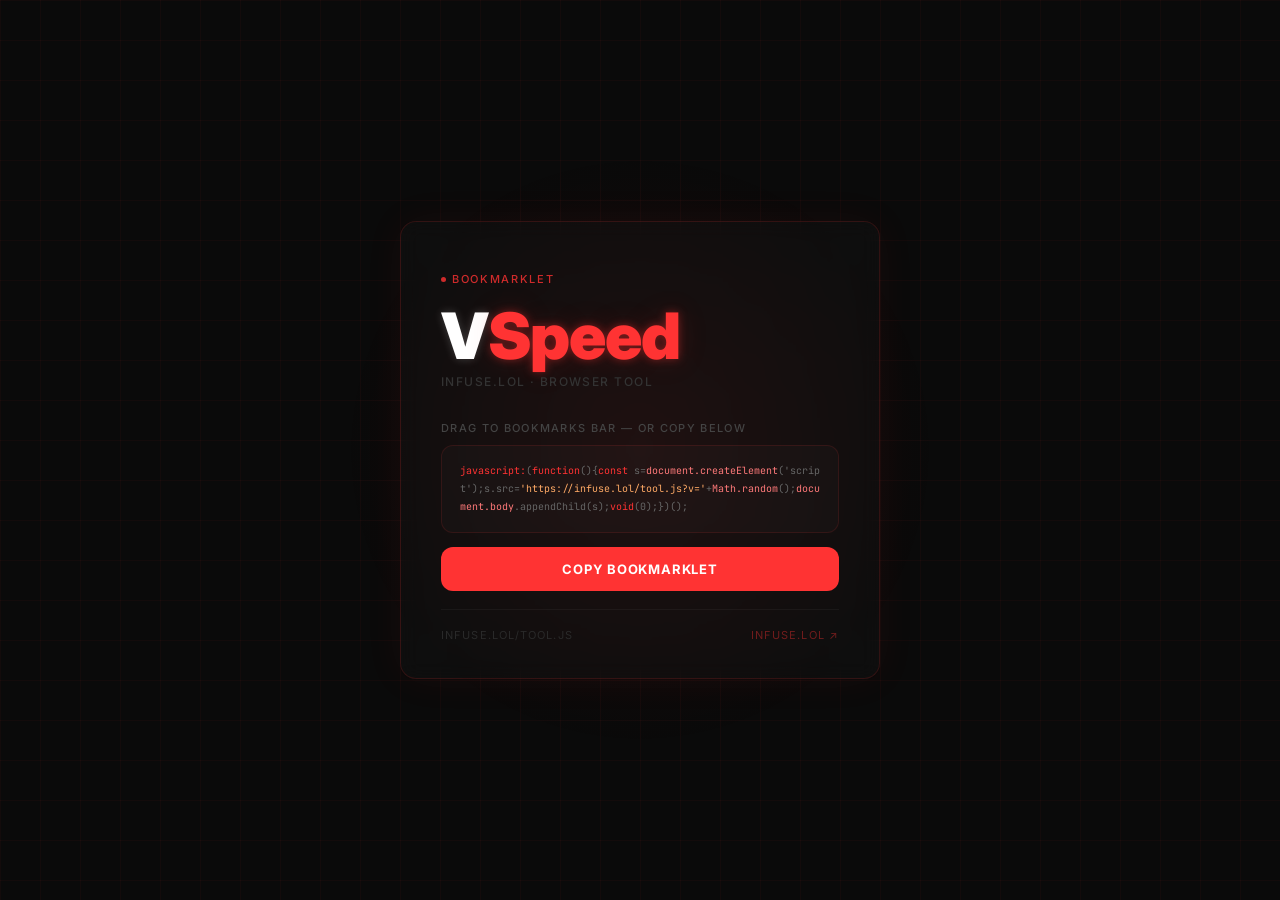
<file: vspeed.html>
<!DOCTYPE html>
<html>
<head>
<style>
  @import url('https://fonts.googleapis.com/css2?family=Inter:wght@400;500;600;700;900&family=JetBrains+Mono:wght@400;700&display=swap');

  * { box-sizing: border-box; margin: 0; padding: 0; }

  body {
    background: #0a0a0a;
    min-height: 100vh;
    display: flex;
    align-items: center;
    justify-content: center;
    font-family: 'Inter', sans-serif;
  }

  .bg-grid {
    position: fixed;
    inset: 0;
    background-image:
      linear-gradient(rgba(255,51,51,0.04) 1px, transparent 1px),
      linear-gradient(90deg, rgba(255,51,51,0.04) 1px, transparent 1px);
    background-size: 40px 40px;
    pointer-events: none;
  }

  .bg-glow {
    position: fixed;
    top: 50%; left: 50%;
    transform: translate(-50%, -50%);
    width: 600px; height: 600px;
    background: radial-gradient(circle, rgba(255,51,51,0.07) 0%, transparent 70%);
    pointer-events: none;
  }

  .card {
    position: relative;
    width: 480px;
    background: rgba(255,255,255,0.02);
    border: 1.5px solid rgba(255,51,51,0.15);
    border-radius: 16px;
    padding: 44px 40px 36px;
    z-index: 1;
    backdrop-filter: blur(10px);
    box-shadow: 0 0 40px rgba(255,51,51,0.06);
    animation: fadeUp 0.5s cubic-bezier(0.22, 1, 0.36, 1) both;
  }

  @keyframes fadeUp {
    from { opacity: 0; transform: translateY(20px); }
    to   { opacity: 1; transform: translateY(0); }
  }

  .badge {
    display: inline-flex;
    align-items: center;
    gap: 6px;
    font-size: 11px;
    font-weight: 500;
    letter-spacing: 0.15em;
    text-transform: uppercase;
    color: #ff3333;
    margin-bottom: 18px;
    opacity: 0.8;
  }

  .badge-dot {
    width: 5px; height: 5px;
    background: #ff3333;
    border-radius: 50%;
    animation: pulse 2s ease-in-out infinite;
  }

  @keyframes pulse {
    0%, 100% { opacity: 1; }
    50% { opacity: 0.3; }
  }

  .title {
    font-size: 64px;
    font-weight: 900;
    letter-spacing: -0.02em;
    line-height: 1;
    margin-bottom: 6px;
  }

  .title .v { color: #fff; text-shadow: 0 0 10px rgba(255,255,255,0.2); }
  .title .speed {
    color: #ff3333;
    text-shadow: 0 0 10px rgba(255,51,51,0.4), 0 0 30px rgba(255,51,51,0.15);
  }

  .subtitle {
    font-size: 12px;
    font-weight: 500;
    color: #333;
    letter-spacing: 0.12em;
    text-transform: uppercase;
    margin-bottom: 32px;
  }

  .label {
    font-size: 11px;
    font-weight: 500;
    color: #444;
    letter-spacing: 0.12em;
    text-transform: uppercase;
    margin-bottom: 10px;
  }

  .code-block {
    background: rgba(255,255,255,0.02);
    border: 1.5px solid rgba(255,51,51,0.12);
    border-radius: 12px;
    padding: 16px 18px;
    margin-bottom: 14px;
    cursor: pointer;
    transition: border-color 0.25s, background 0.25s;
    overflow: hidden;
  }

  .code-block:hover {
    border-color: rgba(255,51,51,0.3);
    background: rgba(255,51,51,0.04);
  }

  .code-text {
    font-family: 'JetBrains Mono', monospace;
    font-size: 10px;
    color: #666;
    word-break: break-all;
    line-height: 1.8;
  }

  .code-text .kw  { color: #ff3333; }
  .code-text .fn  { color: #ff7a7a; }
  .code-text .str { color: #ffaa66; }

  .copy-btn {
    width: 100%;
    background: #ff3333;
    border: none;
    border-radius: 12px;
    padding: 14px;
    font-family: 'Inter', sans-serif;
    font-size: 13px;
    font-weight: 700;
    letter-spacing: 0.06em;
    text-transform: uppercase;
    color: #fff;
    cursor: pointer;
    transition: all 0.2s ease;
  }

  .copy-btn:hover {
    background: #ff1a1a;
    transform: translateY(-2px);
    box-shadow: 0 0 20px rgba(255,51,51,0.3);
  }

  .copy-btn:active { transform: translateY(0); }

  .copy-btn.copied {
    background: rgba(255,255,255,0.06);
    color: #4dff88;
    box-shadow: none;
  }

  .meta-row {
    display: flex;
    align-items: center;
    justify-content: space-between;
    margin-top: 18px;
    padding-top: 18px;
    border-top: 1px solid rgba(255,255,255,0.04);
  }

  .meta-label { font-size: 11px; color: #2a2a2a; letter-spacing: 0.1em; text-transform: uppercase; }
  .meta-link  { font-size: 11px; color: rgba(255,51,51,0.4); text-decoration: none; letter-spacing: 0.1em; text-transform: uppercase; transition: color 0.2s; }
  .meta-link:hover { color: #ff3333; }
</style>
</head>
<body>
<div class="bg-grid"></div>
<div class="bg-glow"></div>

<div class="card">
  <div class="badge"><div class="badge-dot"></div>Bookmarklet</div>
  <div class="title"><span class="v">V</span><span class="speed">Speed</span></div>
  <div class="subtitle">infuse.lol · browser tool</div>

  <div class="label">Drag to bookmarks bar — or copy below</div>
  <div class="code-block" id="codeBlock">
    <div class="code-text" id="codeDisplay"></div>
  </div>

  <button class="copy-btn" id="copyBtn" onclick="copyCode()">
    <span id="btnText">Copy Bookmarklet</span>
  </button>

  <div class="meta-row">
    <span class="meta-label">infuse.lol/tool.js</span>
    <a class="meta-link" href="https://infuse.lol">infuse.lol ↗</a>
  </div>
</div>

<script>
const CODE = `javascript:(function(){const s=document.createElement('script');s.src='https://infuse.lol/tool.js?v='+Math.random();document.body.appendChild(s);void(0);})();`;

function highlight(code) {
  return code
    .replace(/javascript:/g, '<span class="kw">javascript:</span>')
    .replace(/\bfunction\b/g, '<span class="kw">function</span>')
    .replace(/\bconst\b/g, '<span class="kw">const</span>')
    .replace(/\bnew\b/g, '<span class="kw">new</span>')
    .replace(/\bvoid\b/g, '<span class="kw">void</span>')
    .replace(/(document\.(createElement|body|appendChild))/g, '<span class="fn">$1</span>')
    .replace(/('https:\/\/infuse\.lol\/tool\.js\?v\=')/g, '<span class="str">$1</span>')
    .replace(/(Math\.random)/g, '<span class="fn">$1</span>');
}

document.getElementById('codeDisplay').innerHTML = highlight(CODE);
document.getElementById('codeBlock').addEventListener('click', copyCode);

function copyCode() {
  const btn = document.getElementById('copyBtn');
  const txt = document.getElementById('btnText');
  const copy = () => {
    btn.classList.add('copied');
    txt.textContent = '✓ Copied!';
    setTimeout(() => { btn.classList.remove('copied'); txt.textContent = 'Copy Bookmarklet'; }, 2200);
  };
  if (navigator.clipboard && navigator.clipboard.writeText) {
    navigator.clipboard.writeText(CODE).then(copy);
  } else {
    const ta = document.createElement('textarea');
    ta.value = CODE; ta.style.position = 'fixed'; ta.style.left = '-9999px';
    document.body.appendChild(ta); ta.select();
    try { document.execCommand('copy'); copy(); } catch(e) {}
    document.body.removeChild(ta);
  }
}
</script>
</body>
</html>
</file>
<file: shared.css>
*{margin:0;padding:0;box-sizing:border-box;}
body{font-family:'Inter',sans-serif;background:#080808;min-height:100vh;color:#fff;overflow-x:hidden;-webkit-tap-highlight-color:transparent;-webkit-text-size-adjust:100%;}
html{touch-action:manipulation;}

/* ===== TAB BAR ===== */
.tab-bar{
  display:flex;
  align-items:stretch;
  background:rgba(8,8,8,0.96);
  padding:0 6px;
  border-bottom:1px solid rgba(255,51,51,0.08);
  backdrop-filter:blur(24px);
  -webkit-backdrop-filter:blur(24px);
  position:sticky;
  top:0;
  z-index:100;
  gap:2px;
}

/* Subtle glow line above the active indicator */
.tab-bar::before{
  content:'';
  position:absolute;
  top:0; left:0; right:0;
  height:1px;
  background:linear-gradient(90deg, transparent 0%, rgba(255,51,51,0.12) 40%, rgba(255,51,51,0.12) 60%, transparent 100%);
  pointer-events:none;
}

.tab{
  display:flex;
  align-items:center;
  gap:.5rem;
  padding:.8rem 1.1rem;
  cursor:pointer;
  transition:all .25s;
  position:relative;
  border:none;
  background:none;
  user-select:none;
  text-decoration:none;
  -webkit-tap-highlight-color:transparent;
  flex-shrink:0;
}

/* Bottom indicator line */
.tab::after{
  content:'';
  position:absolute;
  bottom:0; left:50%;
  width:0; height:2px;
  background:#ff3333;
  transition:all .25s cubic-bezier(0.22,1,0.36,1);
  transform:translateX(-50%);
  border-radius:2px 2px 0 0;
  box-shadow:none;
}

.tab:hover{ background:rgba(255,51,51,0.04); }
.tab:hover::after{ width:40%; opacity:.5; }

.tab.active{ background:rgba(255,51,51,0.05); }
.tab.active::after{
  width:100%;
  height:2.5px;
  box-shadow:0 0 12px rgba(255,51,51,0.6), 0 0 4px rgba(255,51,51,0.4);
}

.tab-icon{
  width:17px; height:17px;
  flex-shrink:0;
  opacity:.35;
  transition:opacity .25s, filter .25s;
}
.tab:hover .tab-icon{ opacity:.55; }
.tab.active .tab-icon{
  opacity:1;
  filter:drop-shadow(0 0 5px rgba(255,51,51,0.55));
}

.tab-title{
  font-size:.8rem;
  color:#4a4a4a;
  font-weight:500;
  transition:color .25s;
  white-space:nowrap;
  letter-spacing:.01em;
}
.tab:hover .tab-title{ color:#777; }
.tab.active .tab-title{ color:#fff; font-weight:700; }

/* ===== PAGE ===== */
.page-content{display:flex;align-items:center;justify-content:center;min-height:calc(100vh - 50px);padding:2rem;}

/* ===== COPY NOTIFICATION ===== */
.copy-notification{
  position:fixed;
  top:50%; left:50%;
  transform:translate(-50%,-50%) scale(0);
  background:rgba(10,10,10,0.95);
  border:1.5px solid rgba(255,51,51,0.3);
  color:#fff;
  padding:1.2rem 2.5rem;
  border-radius:12px;
  font-size:1rem;
  font-weight:700;
  box-shadow:0 20px 60px rgba(0,0,0,0.6), 0 0 30px rgba(255,51,51,0.1);
  z-index:1000;
  transition:all .3s cubic-bezier(.68,-.55,.265,1.55);
  pointer-events:none;
  backdrop-filter:blur(20px);
}
.copy-notification.show{transform:translate(-50%,-50%) scale(1);}
.copy-notification::before{content:'✓ ';color:#ff3333;}

/* ===== PAGE SUBTITLE ===== */
.page-subtitle{color:#ff3333;margin-bottom:2rem;font-size:2.2rem;font-weight:900;}

/* ===== MOBILE ===== */
@media(max-width:768px){
  .tab-bar{overflow-x:auto;scrollbar-width:none;-webkit-overflow-scrolling:touch;padding:0 2px;}
  .tab-bar::-webkit-scrollbar{display:none;}
  .tab-title{font-size:.7rem;}
  .tab{padding:.65rem .7rem;gap:.3rem;}
  .tab-icon{width:15px;height:15px;}
  .page-content{padding:1rem .75rem;}
  .page-subtitle{font-size:1.6rem;}
}
@media(max-width:400px){
  .tab{padding:.6rem .55rem;}
  .tab-title{font-size:.65rem;}
}

/* =============================================
   AP HUMAN GEOGRAPHY GUIDE
   ============================================= */
.aphug{max-width:900px;margin:0 auto;padding:0 0 4rem;}

/* --- Hero --- */
.aphug-hero{text-align:center;padding:3rem 1rem 2.5rem;margin-bottom:2.5rem;position:relative;}
.aphug-hero::before{content:'';position:absolute;inset:0;background:radial-gradient(ellipse at 50% 0%,rgba(255,51,51,0.12) 0%,transparent 70%);pointer-events:none;border-radius:1.5rem;}
.aphug-tag{display:inline-block;background:rgba(255,51,51,0.08);border:1px solid rgba(255,51,51,0.3);color:#ff5544;font-size:.72rem;font-weight:700;letter-spacing:.12em;text-transform:uppercase;padding:.3rem .9rem;border-radius:999px;margin-bottom:1.1rem;}
.aphug-hero h1{font-size:clamp(1.8rem,5vw,2.8rem);font-weight:900;letter-spacing:-.03em;background:linear-gradient(135deg,#fff 30%,#ff5544 100%);-webkit-background-clip:text;-webkit-text-fill-color:transparent;background-clip:text;line-height:1.15;margin-bottom:.8rem;}
.aphug-hero p{color:#555;font-size:.97rem;max-width:580px;margin:0 auto 1.5rem;}
.aphug-frq-rule{display:inline-flex;align-items:flex-start;gap:.7rem;background:rgba(255,51,51,0.07);border:1px solid rgba(255,51,51,0.25);border-radius:.9rem;padding:.9rem 1.3rem;text-align:left;font-size:.9rem;max-width:560px;margin:0 auto;}
.aphug-frq-rule .icon{font-size:1.1rem;flex-shrink:0;margin-top:1px;}
.aphug-frq-rule strong{color:#ff5544;}

/* --- Section headers --- */
.aphug-section{display:flex;align-items:center;gap:.7rem;margin:2.8rem 0 1.2rem;}
.aphug-section h2{font-size:1.18rem;font-weight:800;letter-spacing:-.01em;color:#fff;white-space:nowrap;}
.aphug-pill{background:rgba(255,51,51,0.08);border:1px solid rgba(255,51,51,0.25);color:#ff5544;font-size:.7rem;font-weight:700;letter-spacing:.08em;text-transform:uppercase;padding:.2rem .65rem;border-radius:999px;white-space:nowrap;}
.aphug-line{flex:1;height:1px;background:linear-gradient(90deg,rgba(255,51,51,0.2),transparent);}

/* --- Table --- */
.aphug-table-wrap{overflow-x:auto;border-radius:1rem;border:1px solid #1a1a1a;background:#0f0f0f;}
.aphug-table-wrap table{width:100%;border-collapse:collapse;font-size:.855rem;}
.aphug-table-wrap thead{background:#141414;border-bottom:1px solid #1a1a1a;}
.aphug-table-wrap th{padding:.8rem 1rem;text-align:left;font-size:.72rem;font-weight:700;letter-spacing:.1em;text-transform:uppercase;color:#444;white-space:nowrap;}
.aphug-table-wrap td{padding:.72rem 1rem;vertical-align:top;border-bottom:1px solid #141414;line-height:1.55;}
.aphug-table-wrap tr:last-child td{border-bottom:none;}
.aphug-table-wrap tr:hover td{background:rgba(255,51,51,0.03);}
.aphug-table-wrap td:first-child{font-weight:800;color:#ff5544;width:36px;text-align:center;}
.aphug-table-wrap td:nth-child(2){font-weight:700;color:#fff;min-width:200px;}
.aphug-table-wrap td:nth-child(3){color:#555;min-width:200px;}
.aphug-table-wrap td:nth-child(4){color:#ccc;min-width:220px;}

/* --- Workflow --- */
.aphug-workflow{display:grid;grid-template-columns:repeat(auto-fit,minmax(200px,1fr));gap:.8rem;}
.aphug-step{background:#0f0f0f;border:1px solid #1a1a1a;border-radius:.9rem;padding:1rem 1.1rem;display:flex;gap:.8rem;align-items:flex-start;transition:border-color .2s;}
.aphug-step:hover{border-color:rgba(255,51,51,0.3);}
.aphug-step-num{background:rgba(255,51,51,0.08);border:1px solid rgba(255,51,51,0.25);color:#ff5544;font-weight:800;font-size:.8rem;width:26px;height:26px;border-radius:50%;display:flex;align-items:center;justify-content:center;flex-shrink:0;}
.aphug-step h4{font-size:.85rem;font-weight:700;color:#fff;margin-bottom:.2rem;}
.aphug-step p{font-size:.8rem;color:#555;}
.aphug-step ul{font-size:.8rem;color:#555;padding-left:1rem;}
.aphug-step li{margin-bottom:.15rem;}

/* --- Formulas --- */
.aphug-formulas{display:grid;grid-template-columns:repeat(auto-fit,minmax(240px,1fr));gap:.8rem;}
.aphug-formula{background:#0f0f0f;border:1px solid #1a1a1a;border-radius:.9rem;padding:1.2rem 1.2rem 1rem;transition:border-color .2s,box-shadow .2s;}
.aphug-formula:hover{border-color:rgba(255,51,51,0.3);box-shadow:0 0 18px rgba(255,51,51,0.06);}
.aphug-formula-name{font-size:.7rem;font-weight:700;letter-spacing:.1em;text-transform:uppercase;color:#ff5544;margin-bottom:.5rem;}
.aphug-formula-eq{font-family:'Courier New',monospace;font-size:1rem;font-weight:700;color:#fff;background:#141414;border:1px solid #1a1a1a;border-radius:.5rem;padding:.5rem .9rem;margin-bottom:.6rem;display:inline-block;}
.aphug-formula-when{font-size:.8rem;color:#555;}
.aphug-formula-when strong{color:#ccc;}

/* --- Urban models --- */
.aphug-models{display:grid;grid-template-columns:repeat(auto-fit,minmax(260px,1fr));gap:.8rem;}
.aphug-model{background:#0f0f0f;border:1px solid #1a1a1a;border-radius:.9rem;padding:1.1rem 1.2rem;transition:border-color .2s;}
.aphug-model:hover{border-color:rgba(255,51,51,0.3);}
.aphug-model-tag{font-size:.68rem;font-weight:700;letter-spacing:.1em;text-transform:uppercase;color:#444;margin-bottom:.35rem;}
.aphug-model h4{font-size:.93rem;font-weight:800;color:#fff;margin-bottom:.45rem;}
.aphug-model p{font-size:.82rem;color:#555;line-height:1.5;}
.aphug-zones{display:flex;flex-wrap:wrap;gap:.3rem;margin-top:.55rem;}
.aphug-chip{font-size:.7rem;font-weight:600;padding:.18rem .55rem;border-radius:999px;background:#141414;border:1px solid #1a1a1a;color:#ccc;}

/* --- DTM/ETM stages --- */
.aphug-stages{display:grid;grid-template-columns:repeat(auto-fit,minmax(150px,1fr));gap:.6rem;}
.aphug-stage{background:#0f0f0f;border:1px solid #1a1a1a;border-radius:.9rem;padding:.9rem 1rem;text-align:center;transition:border-color .2s;}
.aphug-stage:hover{border-color:rgba(255,51,51,0.25);}
.aphug-stage-label{font-size:.68rem;font-weight:700;letter-spacing:.12em;text-transform:uppercase;color:#ff5544;margin-bottom:.25rem;}
.aphug-stage h4{font-size:.85rem;font-weight:800;color:#fff;margin-bottom:.35rem;}
.aphug-stage p{font-size:.78rem;color:#555;}

/* --- Worked examples --- */
.aphug-examples{display:flex;flex-direction:column;gap:.8rem;}
.aphug-example{background:#0f0f0f;border:1px solid #1a1a1a;border-radius:.9rem;overflow:hidden;transition:border-color .2s;}
.aphug-example:hover{border-color:rgba(255,51,51,0.25);}
.aphug-example-head{background:#141414;padding:.75rem 1.2rem;display:flex;align-items:center;gap:.6rem;border-bottom:1px solid #1a1a1a;}
.aphug-example-head h4{font-size:.9rem;font-weight:800;color:#fff;}
.aphug-ex-badge{font-size:.68rem;font-weight:700;letter-spacing:.08em;text-transform:uppercase;background:rgba(255,51,51,0.08);border:1px solid rgba(255,51,51,0.25);color:#ff5544;padding:.18rem .55rem;border-radius:999px;}
.aphug-example-body{padding:1rem 1.2rem;}
.aphug-ex-row{display:flex;gap:.6rem;margin-bottom:.5rem;align-items:flex-start;}
.aphug-ex-row:last-child{margin-bottom:0;}
.aphug-ex-label{font-size:.7rem;font-weight:800;letter-spacing:.08em;text-transform:uppercase;min-width:60px;padding-top:.15rem;flex-shrink:0;}
.aphug-ex-label.apply{color:#4ade80;}
.aphug-ex-label.limit{color:#f87171;}
.aphug-ex-label.setup{color:#60a5fa;}
.aphug-ex-label.insight{color:#fbbf24;}
.aphug-ex-row p{font-size:.84rem;color:#555;}
.aphug-ex-row p strong{color:#ccc;}

/* --- Mistakes --- */
.aphug-mistakes{display:flex;flex-direction:column;gap:.7rem;}
.aphug-mistake{background:#0f0f0f;border:1px solid #1a1a1a;border-left:3px solid #f87171;border-radius:.9rem;padding:1rem 1.2rem;transition:border-color .2s;}
.aphug-mistake h4{font-size:.9rem;font-weight:800;color:#fff;margin-bottom:.35rem;}
.aphug-mistake-row{display:flex;gap:.5rem;margin-bottom:.25rem;align-items:flex-start;}
.aphug-mistake-row:last-child{margin-bottom:0;}
.aphug-mlabel{font-size:.68rem;font-weight:800;letter-spacing:.08em;text-transform:uppercase;min-width:54px;padding-top:.1rem;flex-shrink:0;}
.aphug-mlabel.why{color:#f87171;}
.aphug-mlabel.fix{color:#4ade80;}
.aphug-mistake-row p{font-size:.83rem;color:#555;}

/* --- Mnemonics --- */
.aphug-mnemonics{display:grid;grid-template-columns:repeat(auto-fit,minmax(240px,1fr));gap:.7rem;}
.aphug-mnemonic{background:#0f0f0f;border:1px solid #1a1a1a;border-radius:.9rem;padding:1rem 1.1rem;transition:border-color .2s;}
.aphug-mnemonic:hover{border-color:rgba(255,51,51,0.25);}
.aphug-mnemonic-trick{font-size:.85rem;font-weight:800;color:#ff5544;margin-bottom:.3rem;}
.aphug-mnemonic-helps{font-size:.8rem;color:#ccc;margin-bottom:.2rem;}
.aphug-mnemonic-when{font-size:.78rem;color:#555;}

/* --- Checklist --- */
.aphug-checklist{display:flex;flex-direction:column;gap:.5rem;}
.aphug-check{display:flex;align-items:flex-start;gap:.7rem;background:#0f0f0f;border:1px solid #1a1a1a;border-radius:.75rem;padding:.75rem 1rem;font-size:.87rem;}
.aphug-check-icon{color:#ff5544;font-size:1rem;flex-shrink:0;margin-top:1px;}
.aphug-check strong{color:#fff;}

/* --- Mobile --- */
@media(max-width:600px){
  .aphug-table-wrap table{font-size:.78rem;}
  .aphug-table-wrap th,.aphug-table-wrap td{padding:.6rem .7rem;}
  .aphug-table-wrap td:nth-child(2){min-width:120px;}
  .aphug-formula-eq{font-size:.88rem;}
  .aphug-section h2{font-size:1rem;}
}
</file>
